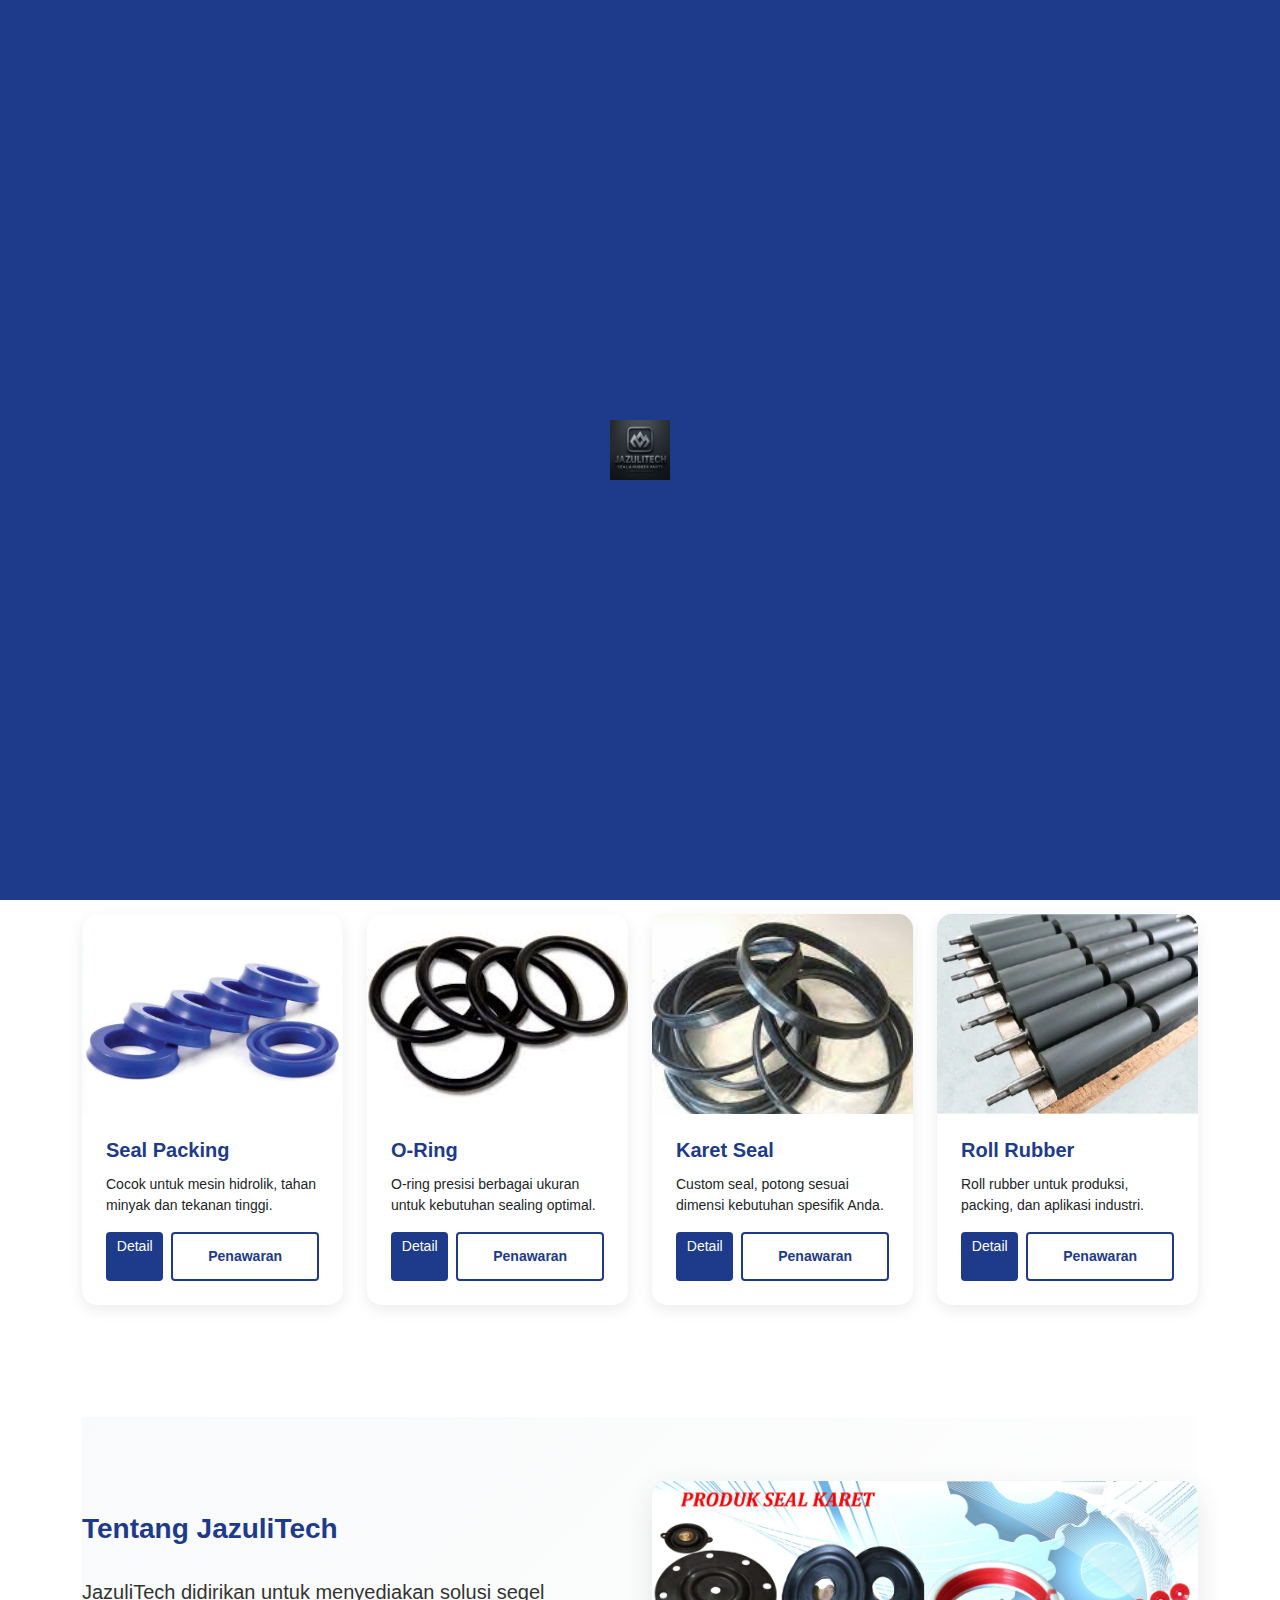
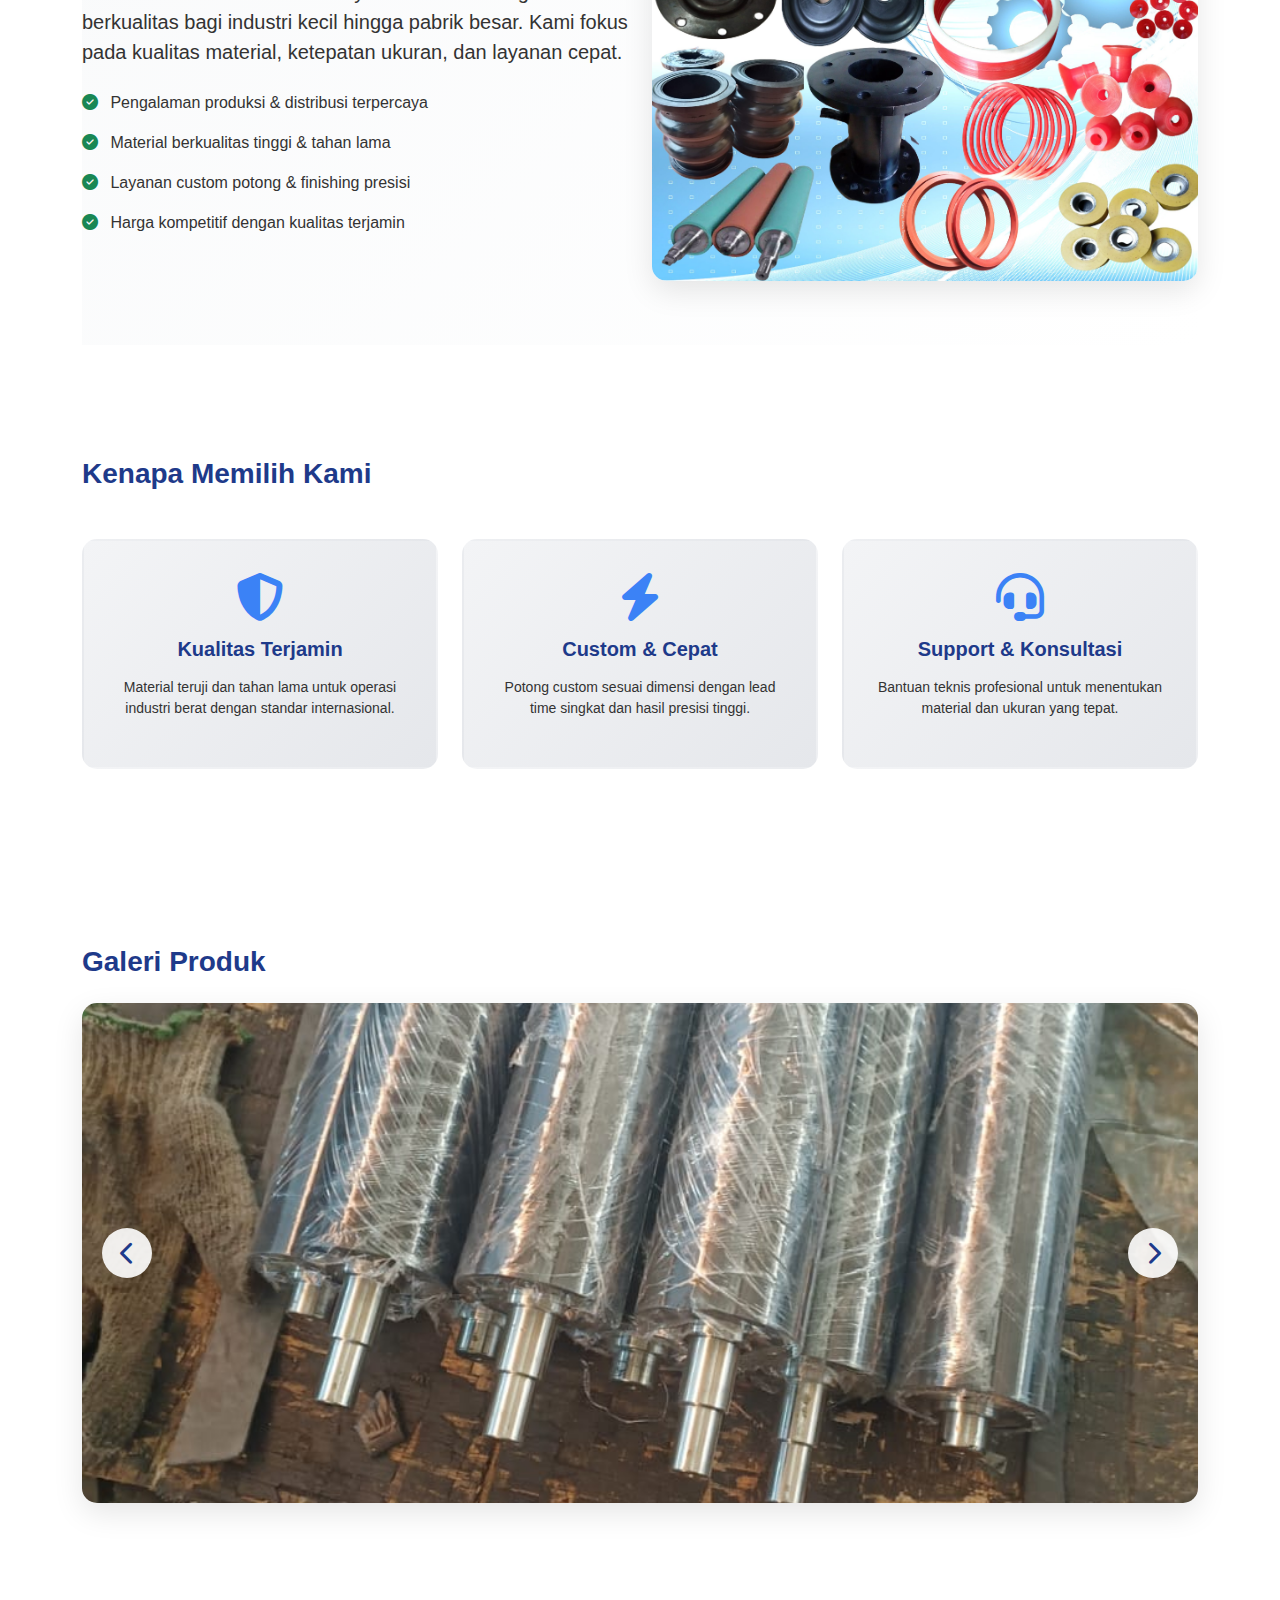
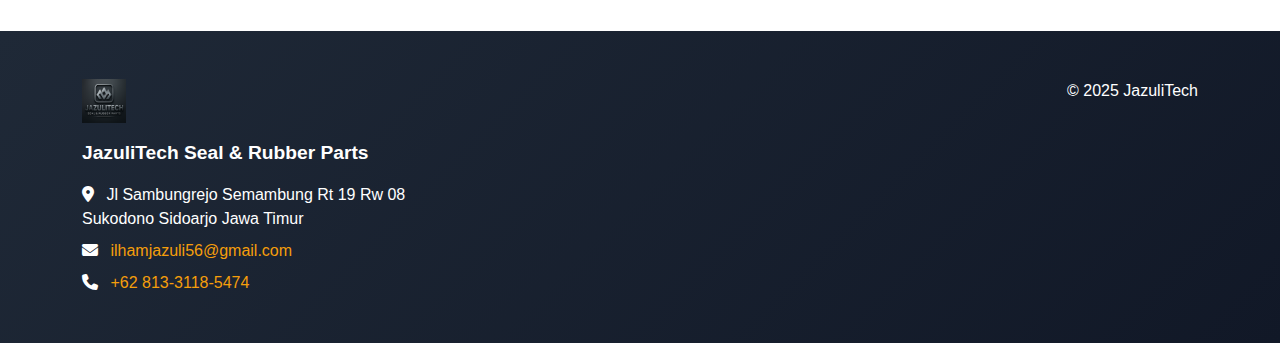
<file: index.html>
<!doctype html>
<html lang="id">
<head>
<meta charset="utf-8"/>
<meta name="viewport" content="width=device-width,initial-scale=1"/>
<title>JazuliTech Seal & Rubber Parts</title>
<link href="https://cdn.jsdelivr.net/npm/bootstrap@5.3.2/dist/css/bootstrap.min.css" rel="stylesheet">
<link rel="stylesheet" href="https://cdnjs.cloudflare.com/ajax/libs/font-awesome/6.4.0/css/all.min.css">
<style>
:root {
  --primary: #1e3a8a;
  --secondary: #3b82f6;
  --accent: #f59e0b;
  --dark: #1f2937;
  --light: #f3f4f6;
}

* {
  margin: 0;
  padding: 0;
  box-sizing: border-box;
}

body {
  font-family: 'Segoe UI', Tahoma, Geneva, Verdana, sans-serif;
  background: #fff;
  color: #333;
  overflow-x: hidden;
}

/* Preloader */
#preloader {
  position: fixed;
  top: 0;
  left: 0;
  width: 100%;
  height: 100%;
  background: var(--primary);
  display: flex;
  align-items: center;
  justify-content: center;
  z-index: 9999;
  transition: opacity 0.5s;
}

.loader {
  text-align: center;
}

.loader img {
  height: 60px;
  animation: pulse 1.5s ease-in-out infinite;
}

@keyframes pulse {
  0%, 100% { transform: scale(1); opacity: 1; }
  50% { transform: scale(1.1); opacity: 0.8; }
}

/* Navbar */
.navbar {
  background: linear-gradient(135deg, var(--primary) 0%, var(--secondary) 100%);
  padding: 1rem 0;
  box-shadow: 0 2px 10px rgba(0,0,0,0.1);
  position: sticky;
  top: 0;
  z-index: 1000;
}

.navbar-brand {
  display: flex;
  align-items: center;
  gap: 1rem;
}

.logo-img {
  height: 48px;
  transition: transform 0.3s;
}

.navbar-brand:hover .logo-img {
  transform: rotate(360deg);
}

.brand-title {
  font-size: 1.5rem;
  font-weight: bold;
  color: white;
}

.brand-sub {
  font-size: 0.85rem;
  color: rgba(255,255,255,0.9);
}

.nav-link {
  color: white !important;
  font-weight: 500;
  padding: 0.5rem 1rem !important;
  transition: all 0.3s;
  position: relative;
}

.nav-link:hover {
  color: var(--accent) !important;
  transform: translateY(-2px);
}

.nav-link::after {
  content: '';
  position: absolute;
  bottom: 0;
  left: 50%;
  width: 0;
  height: 2px;
  background: var(--accent);
  transition: all 0.3s;
  transform: translateX(-50%);
}

.nav-link:hover::after {
  width: 80%;
}

/* Hero Slider */
.hero-slider {
  position: relative;
  height: 600px;
  overflow: hidden;
}

.hero-slide {
  position: absolute;
  top: 0;
  left: 0;
  width: 100%;
  height: 100%;
  opacity: 0;
  transition: opacity 1s ease-in-out;
  background-size: cover;
  background-position: center;
}

.hero-slide.active {
  opacity: 1;
}

.hero-overlay {
  position: absolute;
  top: 0;
  left: 0;
  width: 100%;
  height: 100%;
  background: linear-gradient(135deg, rgba(30, 58, 138, 0.6) 0%, rgba(59, 130, 246, 0.5) 100%);
}

.hero-content {
  position: relative;
  z-index: 2;
  height: 100%;
  display: flex;
  align-items: center;
}

.hero-title {
  font-size: 3rem;
  font-weight: bold;
  color: white;
  margin-bottom: 1.5rem;
  animation: fadeInUp 1s ease-out;
}

.hero-sub {
  font-size: 1.25rem;
  color: rgba(255,255,255,0.95);
  margin-bottom: 2rem;
  animation: fadeInUp 1s ease-out 0.2s;
  animation-fill-mode: backwards;
}

@keyframes fadeInUp {
  from {
    opacity: 0;
    transform: translateY(30px);
  }
  to {
    opacity: 1;
    transform: translateY(0);
  }
}

.btn-primary {
  background: var(--accent);
  border: none;
  padding: 0.75rem 2rem;
  font-weight: 600;
  transition: all 0.3s;
}

.btn-primary:hover {
  background: #d97706;
  transform: translateY(-2px);
  box-shadow: 0 5px 15px rgba(245, 158, 11, 0.4);
}

.btn-outline-light {
  border: 2px solid white;
  padding: 0.75rem 2rem;
  font-weight: 600;
  transition: all 0.3s;
}

.btn-outline-light:hover {
  background: white;
  color: var(--primary);
  transform: translateY(-2px);
}

/* Slider Controls */
.slider-controls {
  position: absolute;
  bottom: 30px;
  left: 50%;
  transform: translateX(-50%);
  z-index: 3;
  display: flex;
  gap: 10px;
}

.slider-dot {
  width: 12px;
  height: 12px;
  border-radius: 50%;
  background: rgba(255,255,255,0.5);
  border: 2px solid white;
  cursor: pointer;
  transition: all 0.3s;
}

.slider-dot.active {
  background: white;
  transform: scale(1.2);
}

/* Section Styling */
section {
  padding: 4rem 0;
}

section h2, section h3 {
  color: var(--primary);
  font-weight: bold;
  margin-bottom: 2rem;
  position: relative;
  display: inline-block;
}

section h2::after {
  content: '';
  position: absolute;
  bottom: -10px;
  left: 0;
  width: 60px;
  height: 4px;
  background: var(--accent);
  border-radius: 2px;
}

/* Product Cards */
.card {
  border: none;
  border-radius: 15px;
  overflow: hidden;
  transition: all 0.4s;
  box-shadow: 0 5px 15px rgba(0,0,0,0.08);
  background: white;
}

.card:hover {
  transform: translateY(-10px);
  box-shadow: 0 15px 30px rgba(0,0,0,0.15);
}

.card-img-top {
  height: 200px;
  object-fit: cover;
  transition: transform 0.4s;
}

.card:hover .card-img-top {
  transform: scale(1.1);
}

.card-body {
  padding: 1.5rem;
}

.card-title {
  color: var(--primary);
  font-weight: bold;
  margin-bottom: 0.75rem;
}

.btn-dark {
  background: var(--primary);
  border: none;
  transition: all 0.3s;
}

.btn-dark:hover {
  background: var(--secondary);
  transform: scale(1.05);
}

.btn-outline-light {
  border-color: var(--primary);
  color: var(--primary);
}

.btn-outline-light:hover {
  background: var(--primary);
  color: white;
}

/* Feature Cards */
.feature-card {
  background: linear-gradient(135deg, #f3f4f6 0%, #e5e7eb 100%);
  padding: 2rem;
  border-radius: 15px;
  text-align: center;
  transition: all 0.4s;
  border: 2px solid transparent;
}

.feature-card:hover {
  background: white;
  border-color: var(--secondary);
  transform: translateY(-5px);
  box-shadow: 0 10px 25px rgba(59, 130, 246, 0.2);
}

.feature-card h5 {
  color: var(--primary);
  font-weight: bold;
  margin-bottom: 1rem;
}

.feature-card i {
  font-size: 3rem;
  color: var(--secondary);
  margin-bottom: 1rem;
}

/* About Section */
#about {
  background: linear-gradient(135deg, #f9fafb 0%, #ffffff 100%);
}

.img-rounded {
  border-radius: 15px;
  box-shadow: 0 10px 30px rgba(0,0,0,0.1);
  object-fit: cover;
}

/* Gallery Slider */
.gallery-slider {
  position: relative;
  overflow: hidden;
  border-radius: 15px;
  box-shadow: 0 10px 30px rgba(0,0,0,0.1);
}

.gallery-track {
  display: flex;
  transition: transform 0.5s ease;
}

.gallery-slide {
  min-width: 100%;
  height: 500px;
}

.gallery-slide img {
  width: 100%;
  height: 100%;
  object-fit: cover;
}

.gallery-nav {
  position: absolute;
  top: 50%;
  transform: translateY(-50%);
  background: rgba(255,255,255,0.9);
  border: none;
  width: 50px;
  height: 50px;
  border-radius: 50%;
  cursor: pointer;
  transition: all 0.3s;
  display: flex;
  align-items: center;
  justify-content: center;
  font-size: 1.5rem;
  color: var(--primary);
  z-index: 10;
}

.gallery-nav:hover {
  background: white;
  transform: translateY(-50%) scale(1.1);
  box-shadow: 0 5px 15px rgba(0,0,0,0.2);
}

.gallery-nav.prev {
  left: 20px;
}

.gallery-nav.next {
  right: 20px;
}

/* Footer */
footer {
  background: linear-gradient(135deg, var(--dark) 0%, #111827 100%);
  color: white;
  padding: 3rem 0 2rem;
  margin-top: 4rem;
}

footer a {
  color: var(--accent);
  text-decoration: none;
  transition: color 0.3s;
}

footer a:hover {
  color: #fbbf24;
}

/* WhatsApp Float */
.whatsapp-float {
  position: fixed;
  bottom: 30px;
  right: 30px;
  background: #25d366;
  width: 60px;
  height: 60px;
  border-radius: 50%;
  display: flex;
  align-items: center;
  justify-content: center;
  box-shadow: 0 5px 20px rgba(37, 211, 102, 0.5);
  transition: all 0.3s;
  z-index: 1000;
  animation: bounce 2s infinite;
}

.whatsapp-float:hover {
  transform: scale(1.1);
  box-shadow: 0 8px 25px rgba(37, 211, 102, 0.7);
}

@keyframes bounce {
  0%, 100% { transform: translateY(0); }
  50% { transform: translateY(-10px); }
}

/* Responsive */
@media (max-width: 768px) {
  .hero-title {
    font-size: 2rem;
  }
  
  .hero-sub {
    font-size: 1rem;
  }
  
  .hero-slider {
    height: 500px;
  }
  
  .gallery-slide {
    height: 300px;
  }
}
</style>
</head>
<body>
  <div id="preloader">
    <div class="loader">
      <img src="images/logo.png" alt="logo">
    </div>
  </div>

  <header class="navbar navbar-expand-lg navbar-dark">
    <div class="container">
      <a class="navbar-brand" href="index.html">
        <img src="images/logo.png" class="logo-img" alt="JazuliTech Logo">
        <div>
          <div class="brand-title">JazuliTech</div>
          <small class="brand-sub">Seal & Rubber Parts</small>
        </div>
      </a>
      <button class="navbar-toggler" type="button" data-bs-toggle="collapse" data-bs-target="#navMenu">
        <span class="navbar-toggler-icon"></span>
      </button>
      <div class="collapse navbar-collapse" id="navMenu">
        <ul class="navbar-nav ms-auto">
          <li class="nav-item"><a class="nav-link" href="#produk">Produk</a></li>
          <li class="nav-item"><a class="nav-link" href="#about">Tentang</a></li>
          <li class="nav-item"><a class="nav-link" href="#keunggulan">Keunggulan</a></li>
          <li class="nav-item"><a class="nav-link" href="#gallery">Galeri</a></li>
          <li class="nav-item"><a class="nav-link" href="kontak.html">Kontak</a></li>
        </ul>
      </div>
    </div>
  </header>

  <section class="hero-slider">
    <div class="hero-slide active" style="background-image: url('images/roll_rubber.jpg')">
      <div class="hero-overlay"></div>
      <div class="container hero-content">
        <div class="row align-items-center">
          <div class="col-lg-8">
            <h1 class="hero-title">Solusi Segel Industri — Presisi & Tahan Lama</h1>
            <p class="hero-sub">JazuliTech menyediakan O-ring, seal packing, dan roll rubber berkualitas untuk kebutuhan manufaktur dan perawatan mesin.</p>
            <p>
              <a href="#produk" class="btn btn-primary me-2">Lihat Produk</a>
              <a href="kontak.html" class="btn btn-outline-light">Minta Penawaran</a>
            </p>
          </div>
        </div>
      </div>
    </div>
    <div class="hero-slide" style="background-image: url('images/sealing-product 1.jpg')">
      <div class="hero-overlay"></div>
      <div class="container hero-content">
        <div class="row align-items-center">
          <div class="col-lg-8">
            <h1 class="hero-title">Seal Packing Berkualitas Tinggi</h1>
            <p class="hero-sub">Tahan minyak dan tekanan tinggi untuk aplikasi hidrolik dan pneumatik industri.</p>
            <p>
              <a href="#produk" class="btn btn-primary me-2">Lihat Produk</a>
              <a href="kontak.html" class="btn btn-outline-light">Minta Penawaran</a>
            </p>
          </div>
        </div>
      </div>
    </div>
    <div class="hero-slide" style="background-image: url('images/o ring 2.jpg')">
      <div class="hero-overlay"></div>
      <div class="container hero-content">
        <div class="row align-items-center">
          <div class="col-lg-8">
            <h1 class="hero-title">O-Ring Presisi Berbagai Ukuran</h1>
            <p class="hero-sub">Material berkualitas untuk sealing sempurna pada mesin dan peralatan industri Anda.</p>
            <p>
              <a href="#produk" class="btn btn-primary me-2">Lihat Produk</a>
              <a href="kontak.html" class="btn btn-outline-light">Minta Penawaran</a>
            </p>
          </div>
        </div>
      </div>
    </div>
    <div class="slider-controls">
      <div class="slider-dot active" data-slide="0"></div>
      <div class="slider-dot" data-slide="1"></div>
      <div class="slider-dot" data-slide="2"></div>
    </div>
  </section>

  <main class="container my-5">
    <section id="produk" class="mb-5">
      <div class="d-flex justify-content-between align-items-center mb-4">
        <h2>Produk Kami</h2>
        <a href="produk.html" class="text-muted">Lihat Semua Produk <i class="fas fa-arrow-right"></i></a>
      </div>
      <div class="row g-4">
        <div class="col-md-3 col-sm-6">
          <div class="card h-100">
            <img src="images/seal pack hidrolik.jpg" class="card-img-top" alt="Seal Packing">
            <div class="card-body">
              <h5 class="card-title">Seal Packing</h5>
              <p class="card-text small">Cocok untuk mesin hidrolik, tahan minyak dan tekanan tinggi.</p>
              <div class="d-flex gap-2 flex-wrap">
                <a href="detail.html?id=seal-packing" class="btn btn-dark btn-sm flex-grow-1">Detail</a>
                <button class="btn btn-outline-light btn-sm flex-grow-1" onclick="openQuote('Seal Packing')">Penawaran</button>
              </div>
            </div>
          </div>
        </div>
        <div class="col-md-3 col-sm-6">
          <div class="card h-100">
            <img src="images/O ring.jpg" class="card-img-top" alt="O-Ring">
            <div class="card-body">
              <h5 class="card-title">O-Ring</h5>
              <p class="card-text small">O-ring presisi berbagai ukuran untuk kebutuhan sealing optimal.</p>
              <div class="d-flex gap-2 flex-wrap">
                <a href="detail.html?id=o-ring" class="btn btn-dark btn-sm flex-grow-1">Detail</a>
                <button class="btn btn-outline-light btn-sm flex-grow-1" onclick="openQuote('O-Ring')">Penawaran</button>
              </div>
            </div>
          </div>
        </div>
        <div class="col-md-3 col-sm-6">
          <div class="card h-100">
            <img src="images/rubber seal.jpg" class="card-img-top" alt="Karet Seal">
            <div class="card-body">
              <h5 class="card-title">Karet Seal</h5>
              <p class="card-text small">Custom seal, potong sesuai dimensi kebutuhan spesifik Anda.</p>
              <div class="d-flex gap-2 flex-wrap">
                <a href="detail.html?id=karet-seal-1" class="btn btn-dark btn-sm flex-grow-1">Detail</a>
                <button class="btn btn-outline-light btn-sm flex-grow-1" onclick="openQuote('Karet Seal')">Penawaran</button>
              </div>
            </div>
          </div>
        </div>
        <div class="col-md-3 col-sm-6">
          <div class="card h-100">
            <img src="images/Industrial-rubber.webp" class="card-img-top" alt="Roll Rubber">
            <div class="card-body">
              <h5 class="card-title">Roll Rubber</h5>
              <p class="card-text small">Roll rubber untuk produksi, packing, dan aplikasi industri.</p>
              <div class="d-flex gap-2 flex-wrap">
                <a href="detail.html?id=karet-seal-2" class="btn btn-dark btn-sm flex-grow-1">Detail</a>
                <button class="btn btn-outline-light btn-sm flex-grow-1" onclick="openQuote('Roll Rubber')">Penawaran</button>
              </div>
            </div>
          </div>
        </div>
      </div>
    </section>

    <section id="about" class="mb-5">
      <div class="row align-items-center g-4">
        <div class="col-md-6">
          <h3>Tentang JazuliTech</h3>
          <p class="lead">JazuliTech didirikan untuk menyediakan solusi segel berkualitas bagi industri kecil hingga pabrik besar. Kami fokus pada kualitas material, ketepatan ukuran, dan layanan cepat.</p>
          <ul class="list-unstyled mt-4">
            <li class="mb-3"><i class="fas fa-check-circle text-success me-2"></i> Pengalaman produksi & distribusi terpercaya</li>
            <li class="mb-3"><i class="fas fa-check-circle text-success me-2"></i> Material berkualitas tinggi & tahan lama</li>
            <li class="mb-3"><i class="fas fa-check-circle text-success me-2"></i> Layanan custom potong & finishing presisi</li>
            <li class="mb-3"><i class="fas fa-check-circle text-success me-2"></i> Harga kompetitif dengan kualitas terjamin</li>
          </ul>
        </div>
        <div class="col-md-6 text-center">
          <img src="images/produk seal karet.jpg" alt="Tentang JazuliTech" class="img-fluid img-rounded" style="height: 400px; width: 100%; object-fit: cover;">
        </div>
      </div>
    </section>

    <section id="keunggulan" class="mb-5">
      <h3 class="text-center mb-5">Kenapa Memilih Kami</h3>
      <div class="row g-4">
        <div class="col-md-4">
          <div class="feature-card">
            <i class="fas fa-shield-alt"></i>
            <h5>Kualitas Terjamin</h5>
            <p class="small">Material teruji dan tahan lama untuk operasi industri berat dengan standar internasional.</p>
          </div>
        </div>
        <div class="col-md-4">
          <div class="feature-card">
            <i class="fas fa-bolt"></i>
            <h5>Custom & Cepat</h5>
            <p class="small">Potong custom sesuai dimensi dengan lead time singkat dan hasil presisi tinggi.</p>
          </div>
        </div>
        <div class="col-md-4">
          <div class="feature-card">
            <i class="fas fa-headset"></i>
            <h5>Support & Konsultasi</h5>
            <p class="small">Bantuan teknis profesional untuk menentukan material dan ukuran yang tepat.</p>
          </div>
        </div>
      </div>
    </section>

    <section id="gallery" class="mb-5">
      <h3 class="text-center mb-4">Galeri Produk</h3>
      <div class="gallery-slider">
        <button class="gallery-nav prev" onclick="moveGallery(-1)">
          <i class="fas fa-chevron-left"></i>
        </button>
        <button class="gallery-nav next" onclick="moveGallery(1)">
          <i class="fas fa-chevron-right"></i>
        </button>
        <div class="gallery-track">
          <div class="gallery-slide">
            <img src="images/roll_rubber.jpg" alt="Roll Rubber">
          </div>
          <div class="gallery-slide">
            <img src="images/seal kran.webp" alt="Seal karet kran">
          </div>
          <div class="gallery-slide">
            <img src="images/ring sealO.jpg" alt="O-Ring">
          </div>
          <div class="gallery-slide">
            <img src="images/karet1.jpg" alt="Karet Seal">
          </div>
          <div class="gallery-slide">
            <img src="images/rubber 1.jpeg" alt="Rubber Products">
          </div>
        </div>
      </div>
    </section>
  </main>

  <footer>
    <div class="container">
      <div class="row">
        <div class="col-md-6 mb-4 mb-md-0">
          <img src="images/logo.png" alt="logo" style="height:44px" class="mb-3">
          <div>
            <strong style="font-size: 1.2rem;">JazuliTech Seal & Rubber Parts</strong>
            <p class="mt-3 mb-2">
              <i class="fas fa-map-marker-alt me-2"></i>
              Jl Sambungrejo Semambung Rt 19 Rw 08<br>
              Sukodono Sidoarjo Jawa Timur
            </p>
            <p class="mb-2">
              <i class="fas fa-envelope me-2"></i>
              <a href="mailto:ilhamjazuli56@gmail.com">ilhamjazuli56@gmail.com</a>
            </p>
            <p>
              <i class="fas fa-phone me-2"></i>
              <a href="tel:+6281331185474">+62 813-3118-5474</a>
            </p>
          </div>
        </div>
        <div class="col-md-6 text-md-end">
          <p class="mb-2">&copy; 2025 JazuliTech</p>
        </div>
      </div>
    </div>
  </footer>

  <a class="whatsapp-float" href="https://wa.me/6281331185474" target="_blank" aria-label="Chat via WhatsApp">
    <svg width="32" height="32" viewBox="0 0 24 24" fill="white" xmlns="http://www.w3.org/2000/svg">
      <path d="M17.472 14.382c-.297-.149-1.758-.867-2.03-.967-.273-.099-.471-.148-.67.15-.197.297-.767.966-.94 1.164-.173.199-.347.223-.644.075-.297-.15-1.255-.463-2.39-1.475-.883-.788-1.48-1.761-1.653-2.059-.173-.297-.018-.458.13-.606.134-.133.298-.347.446-.52.149-.174.198-.298.298-.497.099-.198.05-.371-.025-.52-.075-.149-.669-1.612-.916-2.207-.242-.579-.487-.5-.669-.51-.173-.008-.371-.01-.57-.01-.198 0-.52.074-.792.372-.272.297-1.04 1.016-1.04 2.479 0 1.462 1.065 2.875 1.213 3.074.149.198 2.096 3.2 5.077 4.487.709.306 1.262.489 1.694.625.712.227 1.36.195 1.871.118.571-.085 1.758-.719 2.006-1.413.248-.694.248-1.289.173-1.413-.074-.124-.272-.198-.57-.347m-5.421 7.403h-.004a9.87 9.87 0 01-5.031-1.378l-.361-.214-3.741.982.998-3.648-.235-.374a9.86 9.86 0 01-1.51-5.26c.001-5.45 4.436-9.884 9.888-9.884 2.64 0 5.122 1.03 6.988 2.898a9.825 9.825 0 012.893 6.994c-.003 5.45-4.437 9.884-9.885 9.884m8.413-18.297A11.815 11.815 0 0012.05 0C5.495 0 .16 5.335.157 11.892c0 2.096.547 4.142 1.588 5.945L.057 24l6.305-1.654a11.882 11.882 0 005.683 1.448h.005c6.554 0 11.89-5.335 11.893-11.893a11.821 11.821 0 00-3.48-8.413Z"/>
    </svg>
  </a>

  <script src="https://cdn.jsdelivr.net/npm/bootstrap@5.3.2/dist/js/bootstrap.bundle.min.js"></script>
  <script>
    // Preloader
    window.addEventListener('load', function() {
      setTimeout(() => {
        document.getElementById('preloader').style.opacity = '0';
        setTimeout(() => {
          document.getElementById('preloader').style.display = 'none';
        }, 500);
      }, 1000);
    });

    // Hero Slider
    let currentSlide = 0;
    const slides = document.querySelectorAll('.hero-slide');
    const dots = document.querySelectorAll('.slider-dot');

    function showSlide(n) {
      slides[currentSlide].classList.remove('active');
      dots[currentSlide].classList.remove('active');
      
      currentSlide = (n + slides.length) % slides.length;
      
      slides[currentSlide].classList.add('active');
      dots[currentSlide].classList.add('active');
    }

    function nextSlide() {
      showSlide(currentSlide + 1);
    }

    // Auto advance slides
    setInterval(nextSlide, 5000);

    // Dot navigation
    dots.forEach((dot, index) => {
      dot.addEventListener('click', () => {
        showSlide(index);
      });
    });

    // Gallery Slider
    let galleryIndex = 0;
    const galleryTrack = document.querySelector('.gallery-track');
    const gallerySlides = document.querySelectorAll('.gallery-slide');

    function moveGallery(direction) {
      galleryIndex += direction;
      
      if (galleryIndex < 0) {
        galleryIndex = gallerySlides.length - 1;
      } else if (galleryIndex >= gallerySlides.length) {
        galleryIndex = 0;
      }
      
      galleryTrack.style.transform = `translateX(-${galleryIndex * 100}%)`;
    }

    // Auto advance gallery
    setInterval(() => {
      moveGallery(1);
    }, 4000);

    // Quote function
    function openQuote(productName) {
      const message = `Halo, saya tertarik dengan produk ${productName}. Bisakah saya mendapatkan penawaran harga?`;
      const whatsappUrl = `https://wa.me/6281331185474?text=${encodeURIComponent(message)}`;
      window.open(whatsappUrl, '_blank');
    }

    // Smooth scroll
    document.querySelectorAll('a[href^="#"]').forEach(anchor => {
      anchor.addEventListener('click', function (e) {
        e.preventDefault();
        const target = document.querySelector(this.getAttribute('href'));
        if (target) {
          target.scrollIntoView({
            behavior: 'smooth',
            block: 'start'
          });
        }
      });
    });

    // Navbar background on scroll
    const navbar = document.querySelector('.navbar');
    window.addEventListener('scroll', () => {
      if (window.scrollY > 50) {
        navbar.style.boxShadow = '0 5px 20px rgba(0,0,0,0.2)';
      } else {
        navbar.style.boxShadow = '0 2px 10px rgba(0,0,0,0.1)';
      }
    });
  </script>
</file>
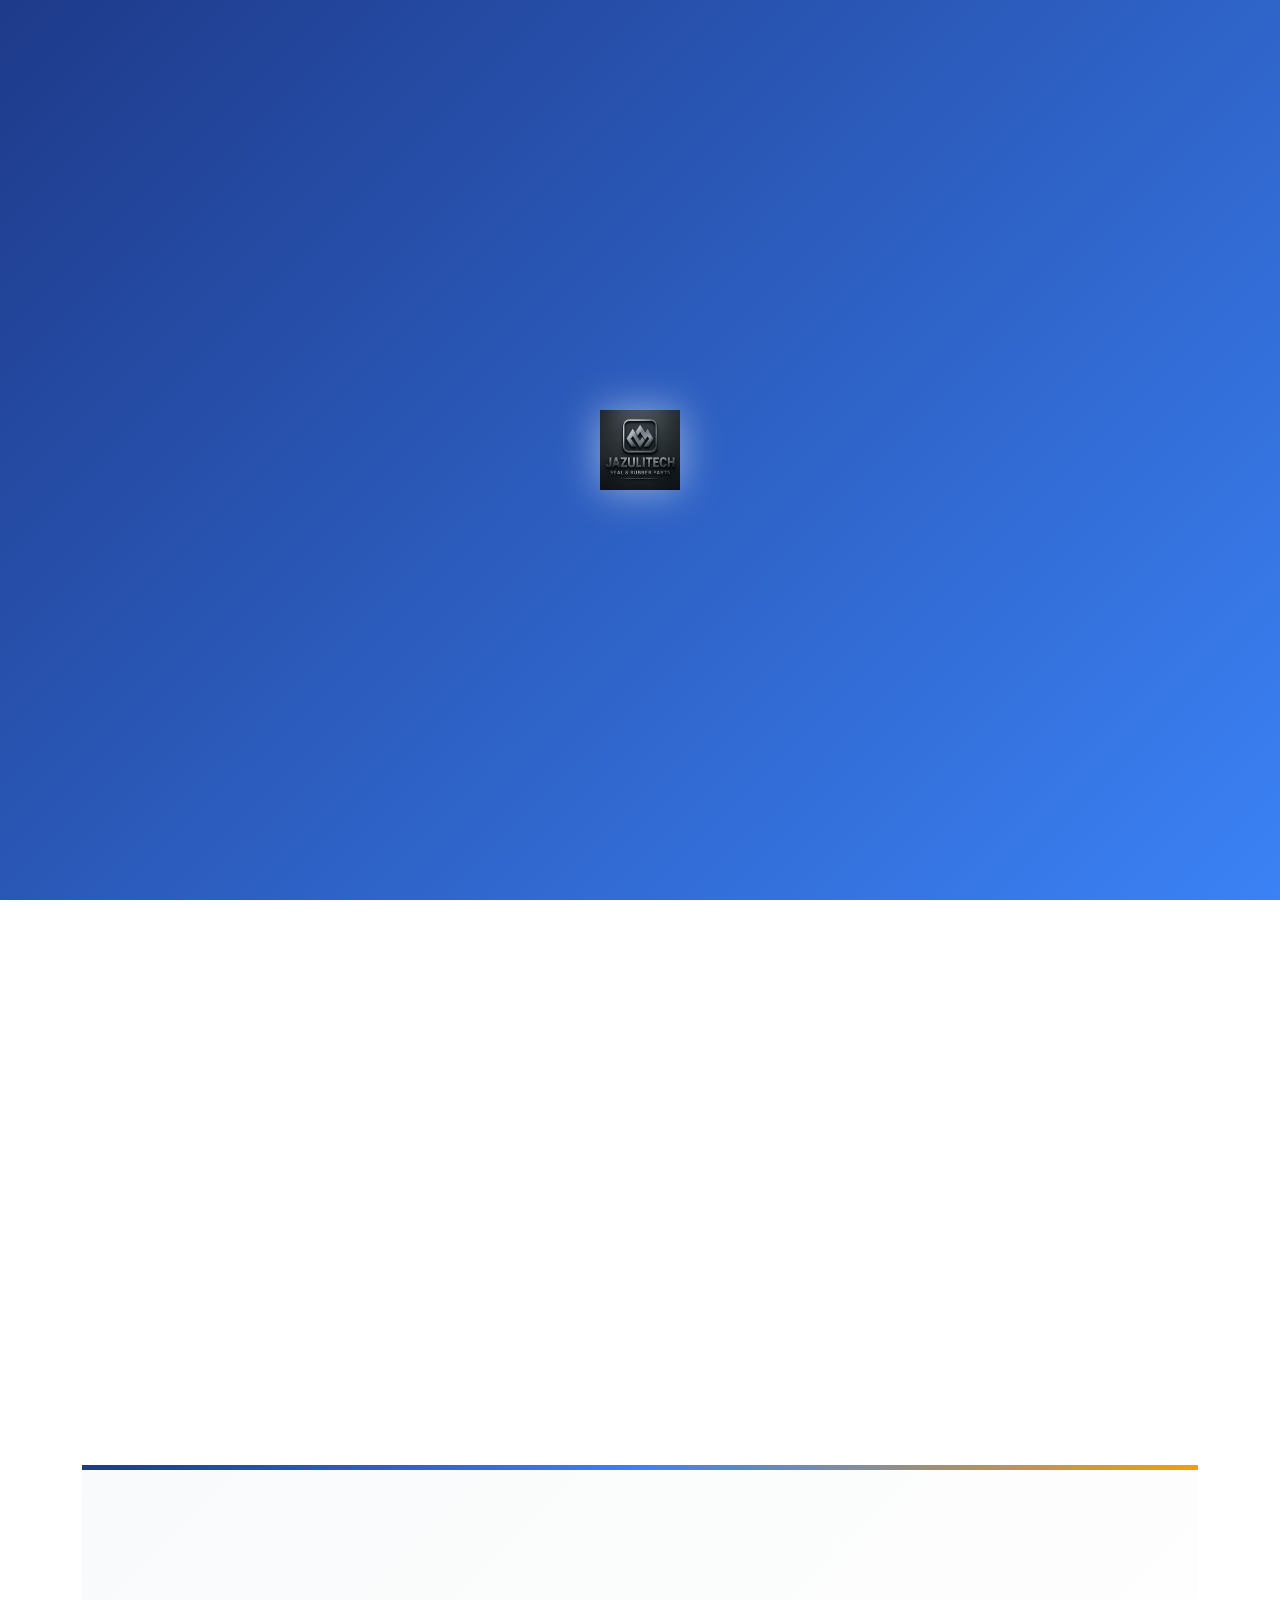
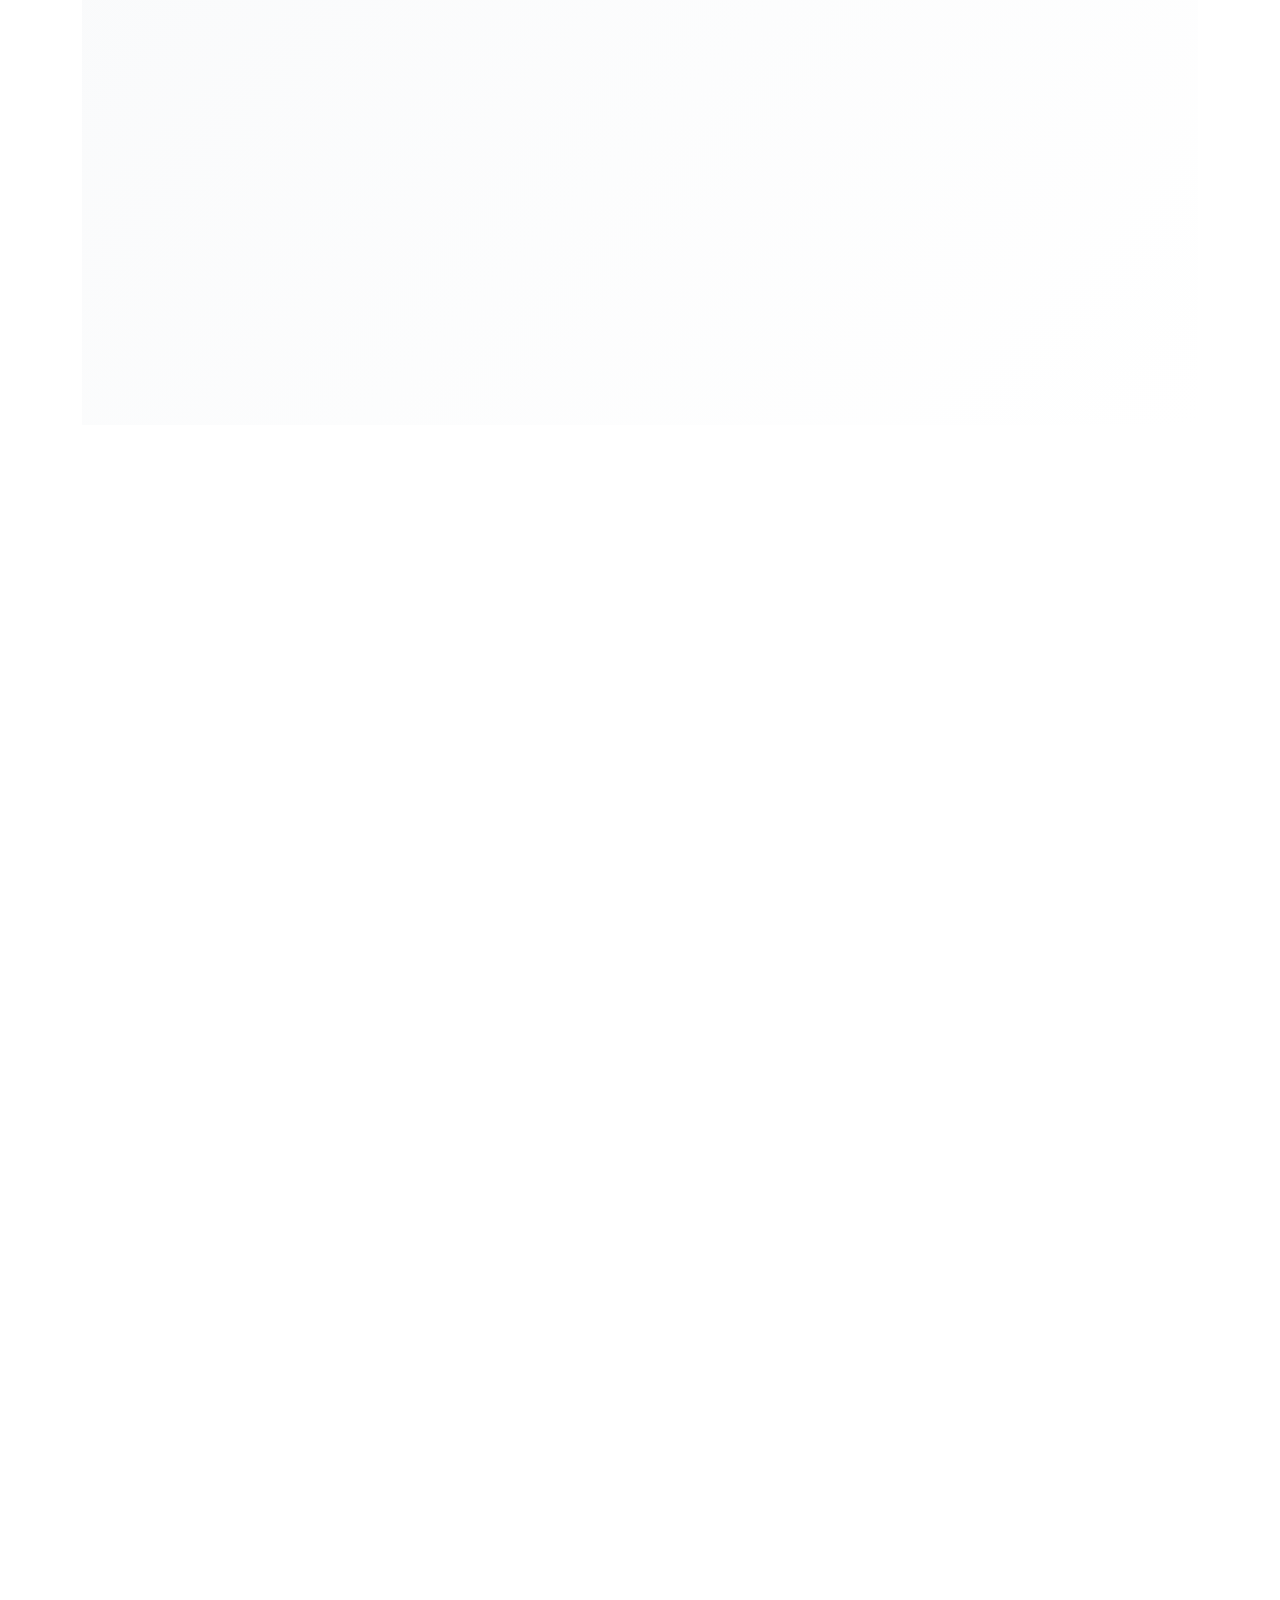
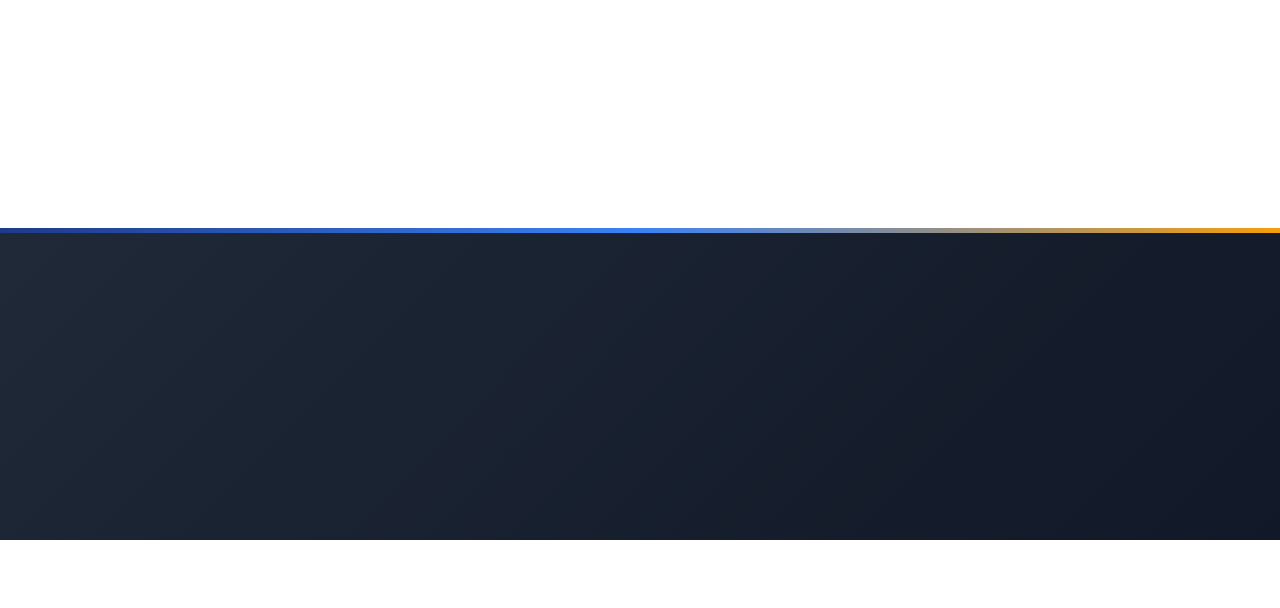
<file: cobaindex.html>
<!doctype html>
<html lang="id">
<head>
<meta charset="utf-8"/>
<meta name="viewport" content="width=device-width,initial-scale=1"/>
<title>JazuliTech Seal & Rubber Parts</title>
<link href="https://cdn.jsdelivr.net/npm/bootstrap@5.3.2/dist/css/bootstrap.min.css" rel="stylesheet">
<link rel="stylesheet" href="https://cdnjs.cloudflare.com/ajax/libs/font-awesome/6.4.0/css/all.min.css">
<link href="https://unpkg.com/aos@2.3.1/dist/aos.css" rel="stylesheet">
<style>
:root {
  --primary: #1e3a8a;
  --secondary: #3b82f6;
  --accent: #f59e0b;
  --dark: #1f2937;
  --light: #f3f4f6;
  --gradient-1: linear-gradient(135deg, #667eea 0%, #764ba2 100%);
  --gradient-2: linear-gradient(135deg, #f093fb 0%, #f5576c 100%);
  --gradient-3: linear-gradient(135deg, #4facfe 0%, #00f2fe 100%);
}

* {
  margin: 0;
  padding: 0;
  box-sizing: border-box;
}

body {
  font-family: 'Segoe UI', Tahoma, Geneva, Verdana, sans-serif;
  background: #fff;
  color: #333;
  overflow-x: hidden;
  scroll-behavior: smooth;
}

/* Preloader */
#preloader {
  position: fixed;
  top: 0;
  left: 0;
  width: 100%;
  height: 100%;
  background: linear-gradient(135deg, var(--primary) 0%, var(--secondary) 100%);
  display: flex;
  align-items: center;
  justify-content: center;
  z-index: 9999;
  transition: opacity 0.5s;
}

.loader {
  text-align: center;
}

.loader img {
  height: 80px;
  animation: pulse 1.5s ease-in-out infinite;
  filter: drop-shadow(0 0 20px rgba(255,255,255,0.5));
}

@keyframes pulse {
  0%, 100% { transform: scale(1); opacity: 1; }
  50% { transform: scale(1.15); opacity: 0.8; }
}

/* Navbar */
.navbar {
  background: linear-gradient(135deg, var(--primary) 0%, var(--secondary) 100%);
  padding: 1rem 0;
  box-shadow: 0 2px 10px rgba(0,0,0,0.1);
  position: sticky;
  top: 0;
  z-index: 1000;
  backdrop-filter: blur(10px);
}

.navbar-brand {
  display: flex;
  align-items: center;
  gap: 1rem;
}

.logo-img {
  height: 48px;
  transition: transform 0.6s cubic-bezier(0.68, -0.55, 0.265, 1.55);
  filter: drop-shadow(0 2px 5px rgba(0,0,0,0.2));
}

.navbar-brand:hover .logo-img {
  transform: rotate(360deg) scale(1.1);
}

.brand-title {
  font-size: 1.5rem;
  font-weight: bold;
  color: white;
  text-shadow: 2px 2px 4px rgba(0,0,0,0.2);
}

.brand-sub {
  font-size: 0.85rem;
  color: rgba(255,255,255,0.9);
}

.nav-link {
  color: white !important;
  font-weight: 500;
  padding: 0.5rem 1rem !important;
  transition: all 0.3s;
  position: relative;
}

.nav-link:hover {
  color: var(--accent) !important;
  transform: translateY(-2px);
}

.nav-link::after {
  content: '';
  position: absolute;
  bottom: 0;
  left: 50%;
  width: 0;
  height: 3px;
  background: var(--accent);
  transition: all 0.3s;
  transform: translateX(-50%);
  border-radius: 2px;
}

.nav-link:hover::after {
  width: 80%;
}

/* Hero Slider */
.hero-slider {
  position: relative;
  height: 600px;
  overflow: hidden;
}

.hero-slide {
  position: absolute;
  top: 0;
  left: 0;
  width: 100%;
  height: 100%;
  opacity: 0;
  transition: opacity 1s ease-in-out;
  background-size: cover;
  background-position: center;
}

.hero-slide.active {
  opacity: 1;
  animation: kenBurns 10s ease-out;
}

@keyframes kenBurns {
  0% {
    transform: scale(1);
  }
  100% {
    transform: scale(1.1);
  }
}

.hero-overlay {
  position: absolute;
  top: 0;
  left: 0;
  width: 100%;
  height: 100%;
  background: linear-gradient(135deg, rgba(30, 58, 138, 0.7) 0%, rgba(59, 130, 246, 0.6) 100%);
}

.hero-content {
  position: relative;
  z-index: 2;
  height: 100%;
  display: flex;
  align-items: center;
}

.hero-title {
  font-size: 3rem;
  font-weight: bold;
  color: white;
  margin-bottom: 1.5rem;
  animation: fadeInUp 1s ease-out;
  text-shadow: 3px 3px 6px rgba(0,0,0,0.3);
}

.hero-sub {
  font-size: 1.25rem;
  color: rgba(255,255,255,0.95);
  margin-bottom: 2rem;
  animation: fadeInUp 1s ease-out 0.2s;
  animation-fill-mode: backwards;
  text-shadow: 2px 2px 4px rgba(0,0,0,0.2);
}

@keyframes fadeInUp {
  from {
    opacity: 0;
    transform: translateY(30px);
  }
  to {
    opacity: 1;
    transform: translateY(0);
  }
}

.btn-primary {
  background: var(--accent);
  border: none;
  padding: 0.75rem 2rem;
  font-weight: 600;
  transition: all 0.3s;
  border-radius: 50px;
  box-shadow: 0 4px 15px rgba(245, 158, 11, 0.4);
}

.btn-primary:hover {
  background: #d97706;
  transform: translateY(-3px);
  box-shadow: 0 8px 20px rgba(245, 158, 11, 0.6);
}

.btn-outline-light {
  border: 2px solid white;
  padding: 0.75rem 2rem;
  font-weight: 600;
  transition: all 0.3s;
  border-radius: 50px;
}

.btn-outline-light:hover {
  background: white;
  color: var(--primary);
  transform: translateY(-3px);
  box-shadow: 0 8px 20px rgba(255, 255, 255, 0.3);
}

/* Slider Controls */
.slider-controls {
  position: absolute;
  bottom: 30px;
  left: 50%;
  transform: translateX(-50%);
  z-index: 3;
  display: flex;
  gap: 10px;
}

.slider-dot {
  width: 12px;
  height: 12px;
  border-radius: 50%;
  background: rgba(255,255,255,0.5);
  border: 2px solid white;
  cursor: pointer;
  transition: all 0.3s;
}

.slider-dot.active {
  background: white;
  transform: scale(1.3);
  box-shadow: 0 0 10px rgba(255,255,255,0.8);
}

/* Section Styling */
section {
  padding: 5rem 0;
}

section h2, section h3 {
  color: var(--primary);
  font-weight: bold;
  margin-bottom: 3rem;
  position: relative;
  display: inline-block;
}

section h2::after, section h3::after {
  content: '';
  position: absolute;
  bottom: -10px;
  left: 0;
  width: 60px;
  height: 4px;
  background: linear-gradient(90deg, var(--accent), var(--secondary));
  border-radius: 2px;
}

/* Product Cards */
.card {
  border: none;
  border-radius: 20px;
  overflow: hidden;
  transition: all 0.5s cubic-bezier(0.175, 0.885, 0.32, 1.275);
  box-shadow: 0 5px 15px rgba(0,0,0,0.08);
  background: white;
  position: relative;
}

.card::before {
  content: '';
  position: absolute;
  top: 0;
  left: 0;
  right: 0;
  bottom: 0;
  background: linear-gradient(135deg, rgba(59, 130, 246, 0.1) 0%, rgba(245, 158, 11, 0.1) 100%);
  opacity: 0;
  transition: opacity 0.5s;
  z-index: 1;
}

.card:hover::before {
  opacity: 1;
}

.card:hover {
  transform: translateY(-15px) scale(1.02);
  box-shadow: 0 20px 40px rgba(59, 130, 246, 0.3);
}

.card-img-top {
  height: 200px;
  object-fit: cover;
  transition: transform 0.6s ease;
}

.card:hover .card-img-top {
  transform: scale(1.15) rotate(2deg);
}

.card-body {
  padding: 1.5rem;
  position: relative;
  z-index: 2;
}

.card-title {
  color: var(--primary);
  font-weight: bold;
  margin-bottom: 0.75rem;
}

.btn-dark {
  background: var(--primary);
  border: none;
  transition: all 0.3s;
  border-radius: 10px;
}

.btn-dark:hover {
  background: var(--secondary);
  transform: scale(1.05);
  box-shadow: 0 5px 15px rgba(59, 130, 246, 0.4);
}

.btn-outline-light {
  border-color: var(--primary);
  color: var(--primary);
  border-radius: 10px;
}

.btn-outline-light:hover {
  background: var(--primary);
  color: white;
}

/* Feature Cards */
.feature-card {
  background: white;
  padding: 2.5rem;
  border-radius: 20px;
  text-align: center;
  transition: all 0.4s;
  border: 2px solid transparent;
  box-shadow: 0 5px 20px rgba(0,0,0,0.08);
  position: relative;
  overflow: hidden;
}

.feature-card::before {
  content: '';
  position: absolute;
  top: 0;
  left: -100%;
  width: 100%;
  height: 100%;
  background: linear-gradient(90deg, transparent, rgba(59, 130, 246, 0.1), transparent);
  transition: left 0.5s;
}

.feature-card:hover::before {
  left: 100%;
}

.feature-card:hover {
  background: linear-gradient(135deg, #f3f4f6 0%, #ffffff 100%);
  border-color: var(--secondary);
  transform: translateY(-10px);
  box-shadow: 0 15px 35px rgba(59, 130, 246, 0.3);
}

.feature-card h5 {
  color: var(--primary);
  font-weight: bold;
  margin-bottom: 1rem;
}

.feature-card i {
  font-size: 3.5rem;
  color: var(--secondary);
  margin-bottom: 1.5rem;
  transition: all 0.4s;
}

.feature-card:hover i {
  transform: scale(1.2) rotateY(360deg);
  color: var(--accent);
}

/* About Section */
#about {
  background: linear-gradient(135deg, #f9fafb 0%, #ffffff 100%);
  position: relative;
}

#about::before {
  content: '';
  position: absolute;
  top: 0;
  left: 0;
  right: 0;
  height: 5px;
  background: linear-gradient(90deg, var(--primary), var(--secondary), var(--accent));
}

.img-rounded {
  border-radius: 20px;
  box-shadow: 0 15px 40px rgba(0,0,0,0.15);
  object-fit: cover;
  transition: transform 0.5s;
}

.img-rounded:hover {
  transform: scale(1.05) rotate(-2deg);
}

/* Gallery Slider */
.gallery-slider {
  position: relative;
  overflow: hidden;
  border-radius: 20px;
  box-shadow: 0 15px 40px rgba(0,0,0,0.15);
}

.gallery-track {
  display: flex;
  transition: transform 0.5s ease;
}

.gallery-slide {
  min-width: 100%;
  height: 500px;
  position: relative;
}

.gallery-slide::after {
  content: '';
  position: absolute;
  bottom: 0;
  left: 0;
  right: 0;
  height: 100px;
  background: linear-gradient(to top, rgba(0,0,0,0.3), transparent);
}

.gallery-slide img {
  width: 100%;
  height: 100%;
  object-fit: cover;
}

.gallery-nav {
  position: absolute;
  top: 50%;
  transform: translateY(-50%);
  background: rgba(255,255,255,0.95);
  border: none;
  width: 50px;
  height: 50px;
  border-radius: 50%;
  cursor: pointer;
  transition: all 0.3s;
  display: flex;
  align-items: center;
  justify-content: center;
  font-size: 1.5rem;
  color: var(--primary);
  z-index: 10;
}

.gallery-nav:hover {
  background: white;
  transform: translateY(-50%) scale(1.15);
  box-shadow: 0 5px 20px rgba(0,0,0,0.3);
  color: var(--secondary);
}

.gallery-nav.prev {
  left: 20px;
}

.gallery-nav.next {
  right: 20px;
}

/* Footer */
footer {
  background: linear-gradient(135deg, var(--dark) 0%, #111827 100%);
  color: white;
  padding: 3rem 0 2rem;
  margin-top: 4rem;
  position: relative;
}

footer::before {
  content: '';
  position: absolute;
  top: 0;
  left: 0;
  right: 0;
  height: 5px;
  background: linear-gradient(90deg, var(--primary), var(--secondary), var(--accent));
}

footer a {
  color: var(--accent);
  text-decoration: none;
  transition: color 0.3s;
}

footer a:hover {
  color: #fbbf24;
  text-decoration: underline;
}

/* WhatsApp Float */
.whatsapp-float {
  position: fixed;
  bottom: 30px;
  right: 30px;
  background: linear-gradient(135deg, #25d366 0%, #20b858 100%);
  width: 65px;
  height: 65px;
  border-radius: 50%;
  display: flex;
  align-items: center;
  justify-content: center;
  box-shadow: 0 8px 25px rgba(37, 211, 102, 0.5);
  transition: all 0.3s;
  z-index: 1000;
  animation: bounce 2s infinite;
}

.whatsapp-float:hover {
  transform: scale(1.15);
  box-shadow: 0 12px 35px rgba(37, 211, 102, 0.7);
  animation: none;
}

@keyframes bounce {
  0%, 100% { transform: translateY(0); }
  50% { transform: translateY(-12px); }
}

/* Responsive */
@media (max-width: 768px) {
  .hero-title {
    font-size: 2rem;
  }
  
  .hero-sub {
    font-size: 1rem;
  }
  
  .hero-slider {
    height: 500px;
  }
  
  .gallery-slide {
    height: 300px;
  }
  
  section {
    padding: 3rem 0;
  }
}

/* Additional animations for scroll */
.fade-in {
  opacity: 0;
  animation: fadeIn 1s forwards;
}

@keyframes fadeIn {
  to {
    opacity: 1;
  }
}
</style>
</head>
<body>
  <div id="preloader">
    <div class="loader">
      <img src="images/logo.png" alt="logo">
    </div>
  </div>

  <header class="navbar navbar-expand-lg navbar-dark">
    <div class="container">
      <a class="navbar-brand" href="index.html">
        <img src="images/logo.png" class="logo-img" alt="JazuliTech Logo">
        <div>
          <div class="brand-title">JazuliTech</div>
          <small class="brand-sub">Seal & Rubber Parts</small>
        </div>
      </a>
      <button class="navbar-toggler" type="button" data-bs-toggle="collapse" data-bs-target="#navMenu">
        <span class="navbar-toggler-icon"></span>
      </button>
      <div class="collapse navbar-collapse" id="navMenu">
        <ul class="navbar-nav ms-auto">
          <li class="nav-item"><a class="nav-link" href="#produk">Produk</a></li>
          <li class="nav-item"><a class="nav-link" href="#about">Tentang</a></li>
          <li class="nav-item"><a class="nav-link" href="#keunggulan">Keunggulan</a></li>
          <li class="nav-item"><a class="nav-link" href="#gallery">Galeri</a></li>
          <li class="nav-item"><a class="nav-link" href="kontak.html">Kontak</a></li>
        </ul>
      </div>
    </div>
  </header>

  <section class="hero-slider">
    <div class="hero-slide active" style="background-image: url('images/roll_rubber.jpg')">
      <div class="hero-overlay"></div>
      <div class="container hero-content">
        <div class="row align-items-center">
          <div class="col-lg-8">
            <h1 class="hero-title">Solusi Segel Industri — Presisi & Tahan Lama</h1>
            <p class="hero-sub">JazuliTech menyediakan O-ring, seal packing, dan roll rubber berkualitas untuk kebutuhan manufaktur dan perawatan mesin.</p>
            <p>
              <a href="#produk" class="btn btn-primary me-2">Lihat Produk</a>
              <a href="kontak.html" class="btn btn-outline-light">Minta Penawaran</a>
            </p>
          </div>
        </div>
      </div>
    </div>
    <div class="hero-slide" style="background-image: url('images/sealing-product 1.jpg')">
      <div class="hero-overlay"></div>
      <div class="container hero-content">
        <div class="row align-items-center">
          <div class="col-lg-8">
            <h1 class="hero-title">Seal Packing Berkualitas Tinggi</h1>
            <p class="hero-sub">Tahan minyak dan tekanan tinggi untuk aplikasi hidrolik dan pneumatik industri.</p>
            <p>
              <a href="#produk" class="btn btn-primary me-2">Lihat Produk</a>
              <a href="kontak.html" class="btn btn-outline-light">Minta Penawaran</a>
            </p>
          </div>
        </div>
      </div>
    </div>
    <div class="hero-slide" style="background-image: url('images/o ring 2.jpg')">
      <div class="hero-overlay"></div>
      <div class="container hero-content">
        <div class="row align-items-center">
          <div class="col-lg-8">
            <h1 class="hero-title">O-Ring Presisi Berbagai Ukuran</h1>
            <p class="hero-sub">Material berkualitas untuk sealing sempurna pada mesin dan peralatan industri Anda.</p>
            <p>
              <a href="#produk" class="btn btn-primary me-2">Lihat Produk</a>
              <a href="kontak.html" class="btn btn-outline-light">Minta Penawaran</a>
            </p>
          </div>
        </div>
      </div>
    </div>
    <div class="slider-controls">
      <div class="slider-dot active" data-slide="0"></div>
      <div class="slider-dot" data-slide="1"></div>
      <div class="slider-dot" data-slide="2"></div>
    </div>
  </section>

  <main class="container my-5">
    <section id="produk" class="mb-5">
      <div class="d-flex justify-content-between align-items-center mb-4" data-aos="fade-up">
        <h2>Produk Kami</h2>
        <a href="produk.html" class="text-muted">Lihat Semua Produk <i class="fas fa-arrow-right"></i></a>
      </div>
      <div class="row g-4">
        <div class="col-md-3 col-sm-6" data-aos="fade-up" data-aos-delay="100">
          <div class="card h-100">
            <img src="images/seal pack hidrolik.jpg" class="card-img-top" alt="Seal Packing">
            <div class="card-body">
              <h5 class="card-title">Seal Packing</h5>
              <p class="card-text small">Cocok untuk mesin hidrolik, tahan minyak dan tekanan tinggi.</p>
              <div class="d-flex gap-2 flex-wrap">
                <a href="detail.html?id=seal-packing" class="btn btn-dark btn-sm flex-grow-1">Detail</a>
                <button class="btn btn-outline-light btn-sm flex-grow-1" onclick="openQuote('Seal Packing')">Penawaran</button>
              </div>
            </div>
          </div>
        </div>
        <div class="col-md-3 col-sm-6" data-aos="fade-up" data-aos-delay="200">
          <div class="card h-100">
            <img src="images/O ring.jpg" class="card-img-top" alt="O-Ring">
            <div class="card-body">
              <h5 class="card-title">O-Ring</h5>
              <p class="card-text small">O-ring presisi berbagai ukuran untuk kebutuhan sealing optimal.</p>
              <div class="d-flex gap-2 flex-wrap">
                <a href="detail.html?id=o-ring" class="btn btn-dark btn-sm flex-grow-1">Detail</a>
                <button class="btn btn-outline-light btn-sm flex-grow-1" onclick="openQuote('O-Ring')">Penawaran</button>
              </div>
            </div>
          </div>
        </div>
        <div class="col-md-3 col-sm-6" data-aos="fade-up" data-aos-delay="300">
          <div class="card h-100">
            <img src="images/rubber seal.jpg" class="card-img-top" alt="Karet Seal">
            <div class="card-body">
              <h5 class="card-title">Karet Seal</h5>
              <p class="card-text small">Custom seal, potong sesuai dimensi kebutuhan spesifik Anda.</p>
              <div class="d-flex gap-2 flex-wrap">
                <a href="detail.html?id=karet-seal-1" class="btn btn-dark btn-sm flex-grow-1">Detail</a>
                <button class="btn btn-outline-light btn-sm flex-grow-1" onclick="openQuote('Karet Seal')">Penawaran</button>
              </div>
            </div>
          </div>
        </div>
        <div class="col-md-3 col-sm-6" data-aos="fade-up" data-aos-delay="400">
          <div class="card h-100">
            <img src="images/Industrial-rubber.webp" class="card-img-top" alt="Roll Rubber">
            <div class="card-body">
              <h5 class="card-title">Roll Rubber</h5>
              <p class="card-text small">Roll rubber untuk produksi, packing, dan aplikasi industri.</p>
              <div class="d-flex gap-2 flex-wrap">
                <a href="detail.html?id=karet-seal-2" class="btn btn-dark btn-sm flex-grow-1">Detail</a>
                <button class="btn btn-outline-light btn-sm flex-grow-1" onclick="openQuote('Roll Rubber')">Penawaran</button>
              </div>
            </div>
          </div>
        </div>
      </div>
    </section>

    <section id="about" class="mb-5">
      <div class="row align-items-center g-4">
        <div class="col-md-6" data-aos="fade-right">
          <h3>Tentang JazuliTech</h3>
          <p class="lead">JazuliTech didirikan untuk menyediakan solusi segel berkualitas bagi industri kecil hingga pabrik besar. Kami fokus pada kualitas material, ketepatan ukuran, dan layanan cepat.</p>
          <ul class="list-unstyled mt-4">
            <li class="mb-3" data-aos="fade-up" data-aos-delay="100"><i class="fas fa-check-circle text-success me-2"></i> Pengalaman produksi & distribusi terpercaya</li>
            <li class="mb-3" data-aos="fade-up" data-aos-delay="200"><i class="fas fa-check-circle text-success me-2"></i> Material berkualitas tinggi & tahan lama</li>
            <li class="mb-3" data-aos="fade-up" data-aos-delay="300"><i class="fas fa-check-circle text-success me-2"></i> Layanan custom potong & finishing presisi</li>
            <li class="mb-3" data-aos="fade-up" data-aos-delay="400"><i class="fas fa-check-circle text-success me-2"></i> Harga kompetitif dengan kualitas terjamin</li>
          </ul>
        </div>
        <div class="col-md-6 text-center" data-aos="fade-left">
          <img src="images/produk seal karet.jpg" alt="Tentang JazuliTech" class="img-fluid img-rounded" style="height: 400px; width: 100%; object-fit: cover;">
        </div>
      </div>
    </section>

    <section id="keunggulan" class="mb-5">
      <h3 class="text-center mb-5" data-aos="fade-up">Kenapa Memilih Kami</h3>
      <div class="row g-4">
        <div class="col-md-4" data-aos="zoom-in" data-aos-delay="100">
          <div class="feature-card">
            <i class="fas fa-shield-alt"></i>
            <h5>Kualitas Terjamin</h5>
            <p class="small">Material teruji dan tahan lama untuk operasi industri berat dengan standar internasional.</p>
          </div>
        </div>
        <div class="col-md-4" data-aos="zoom-in" data-aos-delay="200">
          <div class="feature-card">
            <i class="fas fa-bolt"></i>
            <h5>Custom & Cepat</h5>
            <p class="small">Potong custom sesuai dimensi dengan lead time singkat dan hasil presisi tinggi.</p>
          </div>
        </div>
        <div class="col-md-4" data-aos="zoom-in" data-aos-delay="300">
          <div class="feature-card">
            <i class="fas fa-headset"></i>
            <h5>Support & Konsultasi</h5>
            <p class="small">Bantuan teknis profesional untuk menentukan material dan ukuran yang tepat.</p>
          </div>
        </div>
      </div>
    </section>

    <section id="gallery" class="mb-5">
      <h3 class="text-center mb-4" data-aos="fade-up">Galeri Produk</h3>
      <div class="gallery-slider" data-aos="zoom-in">
        <button class="gallery-nav prev" onclick="moveGallery(-1)">
          <i class="fas fa-chevron-left"></i>
        </button>
        <button class="gallery-nav next" onclick="moveGallery(1)">
          <i class="fas fa-chevron-right"></i>
        </button>
        <div class="gallery-track">
          <div class="gallery-slide">
            <img src="images/roll_rubber.jpg" alt="Roll Rubber">
          </div>
          <div class="gallery-slide">
            <img src="images/seal kran.webp" alt="Seal karet kran">
          </div>
          <div class="gallery-slide">
            <img src="images/ring sealO.jpg" alt="O-Ring">
          </div>
          <div class="gallery-slide">
            <img src="images/karet1.jpg" alt="Karet Seal">
          </div>
          <div class="gallery-slide">
            <img src="images/rubber 1.jpeg" alt="Rubber Products">
          </div>
        </div>
      </div>
    </section>
  </main>

  <footer>
    <div class="container">
      <div class="row">
        <div class="col-md-6 mb-4 mb-md-0" data-aos="fade-up">
          <img src="images/logo.png" alt="logo" style="height:44px" class="mb-3">
          <div>
            <strong style="font-size: 1.2rem;">JazuliTech Seal & Rubber Parts</strong>
            <p class="mt-3 mb-2">
              <i class="fas fa-map-marker-alt me-2"></i>
              Jl Sambungrejo Semambung Rt 19 Rw 08<br>
              Sukodono Sidoarjo Jawa Timur
            </p>
            <p class="mb-2">
              <i class="fas fa-envelope me-2"></i>
              <a href="mailto:ilhamjazuli56@gmail.com">ilhamjazuli56@gmail.com</a>
            </p>
            <p>
              <i class="fas fa-phone me-2"></i>
              <a href="tel:+6281331185474">+62 813-3118-5474</a>
            </p>
          </div>
        </div>
        <div class="col-md-6 text-md-end" data-aos="fade-up" data-aos-delay="100">
          <p class="mb-2">&copy; 2025 JazuliTech</p>
        </div>
      </div>
    </div>
  </footer>

  <a class="whatsapp-float" href="https://wa.me/6281331185474" target="_blank" aria-label="Chat via WhatsApp">
    <svg width="32" height="32" viewBox="0 0 24 24" fill="white" xmlns="http://www.w3.org/2000/svg">
      <path d="M17.472 14.382c-.297-.149-1.758-.867-2.03-.967-.273-.099-.471-.148-.67.15-.197.297-.767.966-.94 1.164-.173.199-.347.223-.644.075-.297-.15-1.255-.463-2.39-1.475-.883-.788-1.48-1.761-1.653-2.059-.173-.297-.018-.458.13-.606.134-.133.298-.347.446-.52.149-.174.198-.298.298-.497.099-.198.05-.371-.025-.52-.075-.149-.669-1.612-.916-2.207-.242-.579-.487-.5-.669-.51-.173-.008-.371-.01-.57-.01-.198 0-.52.074-.792.372-.272.297-1.04 1.016-1.04 2.479 0 1.462 1.065 2.875 1.213 3.074.149.198 2.096 3.2 5.077 4.487.709.306 1.262.489 1.694.625.712.227 1.36.195 1.871.118.571-.085 1.758-.719 2.006-1.413.248-.694.248-1.289.173-1.413-.074-.124-.272-.198-.57-.347m-5.421 7.403h-.004a9.87 9.87 0 01-5.031-1.378l-.361-.214-3.741.982.998-3.648-.235-.374a9.86 9.86 0 01-1.51-5.26c.001-5.45 4.436-9.884 9.888-9.884 2.64 0 5.122 1.03 6.988 2.898a9.825 9.825 0 012.893 6.994c-.003 5.45-4.437 9.884-9.885 9.884m8.413-18.297A11.815 11.815 0 0012.05 0C5.495 0 .16 5.335.157 11.892c0 2.096.547 4.142 1.588 5.945L.057 24l6.305-1.654a11.882 11.882 0 005.683 1.448h.005c6.554 0 11.89-5.335 11.893-11.893a11.821 11.821 0 00-3.48-8.413Z"/>
    </svg>
  </a>

  <script src="https://cdn.jsdelivr.net/npm/bootstrap@5.3.2/dist/js/bootstrap.bundle.min.js"></script>
  <script src="https://unpkg.com/aos@2.3.1/dist/aos.js"></script>
  <script>
    // Initialize AOS
    AOS.init({
      duration: 1000,
      easing: 'ease-in-out',
      once: true,
      mirror: false
    });

    // Preloader
    window.addEventListener('load', function() {
      setTimeout(() => {
        document.getElementById('preloader').style.opacity = '0';
        setTimeout(() => {
          document.getElementById('preloader').style.display = 'none';
        }, 500);
      }, 1000);
    });

    // Hero Slider
    let currentSlide = 0;
    const slides = document.querySelectorAll('.hero-slide');
    const dots = document.querySelectorAll('.slider-dot');

    function showSlide(n) {
      slides[currentSlide].classList.remove('active');
      dots[currentSlide].classList.remove('active');
      
      currentSlide = (n + slides.length) % slides.length;
      
      slides[currentSlide].classList.add('active');
      dots[currentSlide].classList.add('active');
    }

    function nextSlide() {
      showSlide(currentSlide + 1);
    }

    // Auto advance slides
    setInterval(nextSlide, 5000);

    // Dot navigation
    dots.forEach((dot, index) => {
      dot.addEventListener('click', () => {
        showSlide(index);
      });
    });

    // Gallery Slider
    let galleryIndex = 0;
    const galleryTrack = document.querySelector('.gallery-track');
    const gallerySlides = document.querySelectorAll('.gallery-slide');

    function moveGallery(direction) {
      galleryIndex += direction;
      
      if (galleryIndex < 0) {
        galleryIndex = gallerySlides.length - 1;
      } else if (galleryIndex >= gallerySlides.length) {
        galleryIndex = 0;
      }
      
      galleryTrack.style.transform = `translateX(-${galleryIndex * 100}%)`;
    }

    // Auto advance gallery
    setInterval(() => {
      moveGallery(1);
    }, 4000);

    // Quote function
    function openQuote(productName) {
      const message = `Halo, saya tertarik dengan produk ${productName}. Bisakah saya mendapatkan penawaran harga?`;
      const whatsappUrl = `https://wa.me/6281331185474?text=${encodeURIComponent(message)}`;
      window.open(whatsappUrl, '_blank');
    }

    // Smooth scroll
    document.querySelectorAll('a[href^="#"]').forEach(anchor => {
      anchor.addEventListener('click', function (e) {
        e.preventDefault();
        const target = document.querySelector(this.getAttribute('href'));
        if (target) {
          target.scrollIntoView({
            behavior: 'smooth',
            block: 'start'
          });
        }
      });
    });

    // Navbar background on scroll
    const navbar = document.querySelector('.navbar');
    window.addEventListener('scroll', () => {
      if (window.scrollY > 50) {
        navbar.style.boxShadow = '0 5px 20px rgba(0,0,0,0.2)';
      } else {
        navbar.style.boxShadow = '0 2px 10px rgba(0,0,0,0.1)';
      }
    });

    // Parallax effect on scroll
    window.addEventListener('scroll', () => {
      const scrolled = window.pageYOffset;
      const parallax = document.querySelector('.hero-slider');
      if (parallax) {
        parallax.style.transform = `translateY(${scrolled * 0.5}px)`;
      }
    });
  </script>
</body>
</html>
</file>
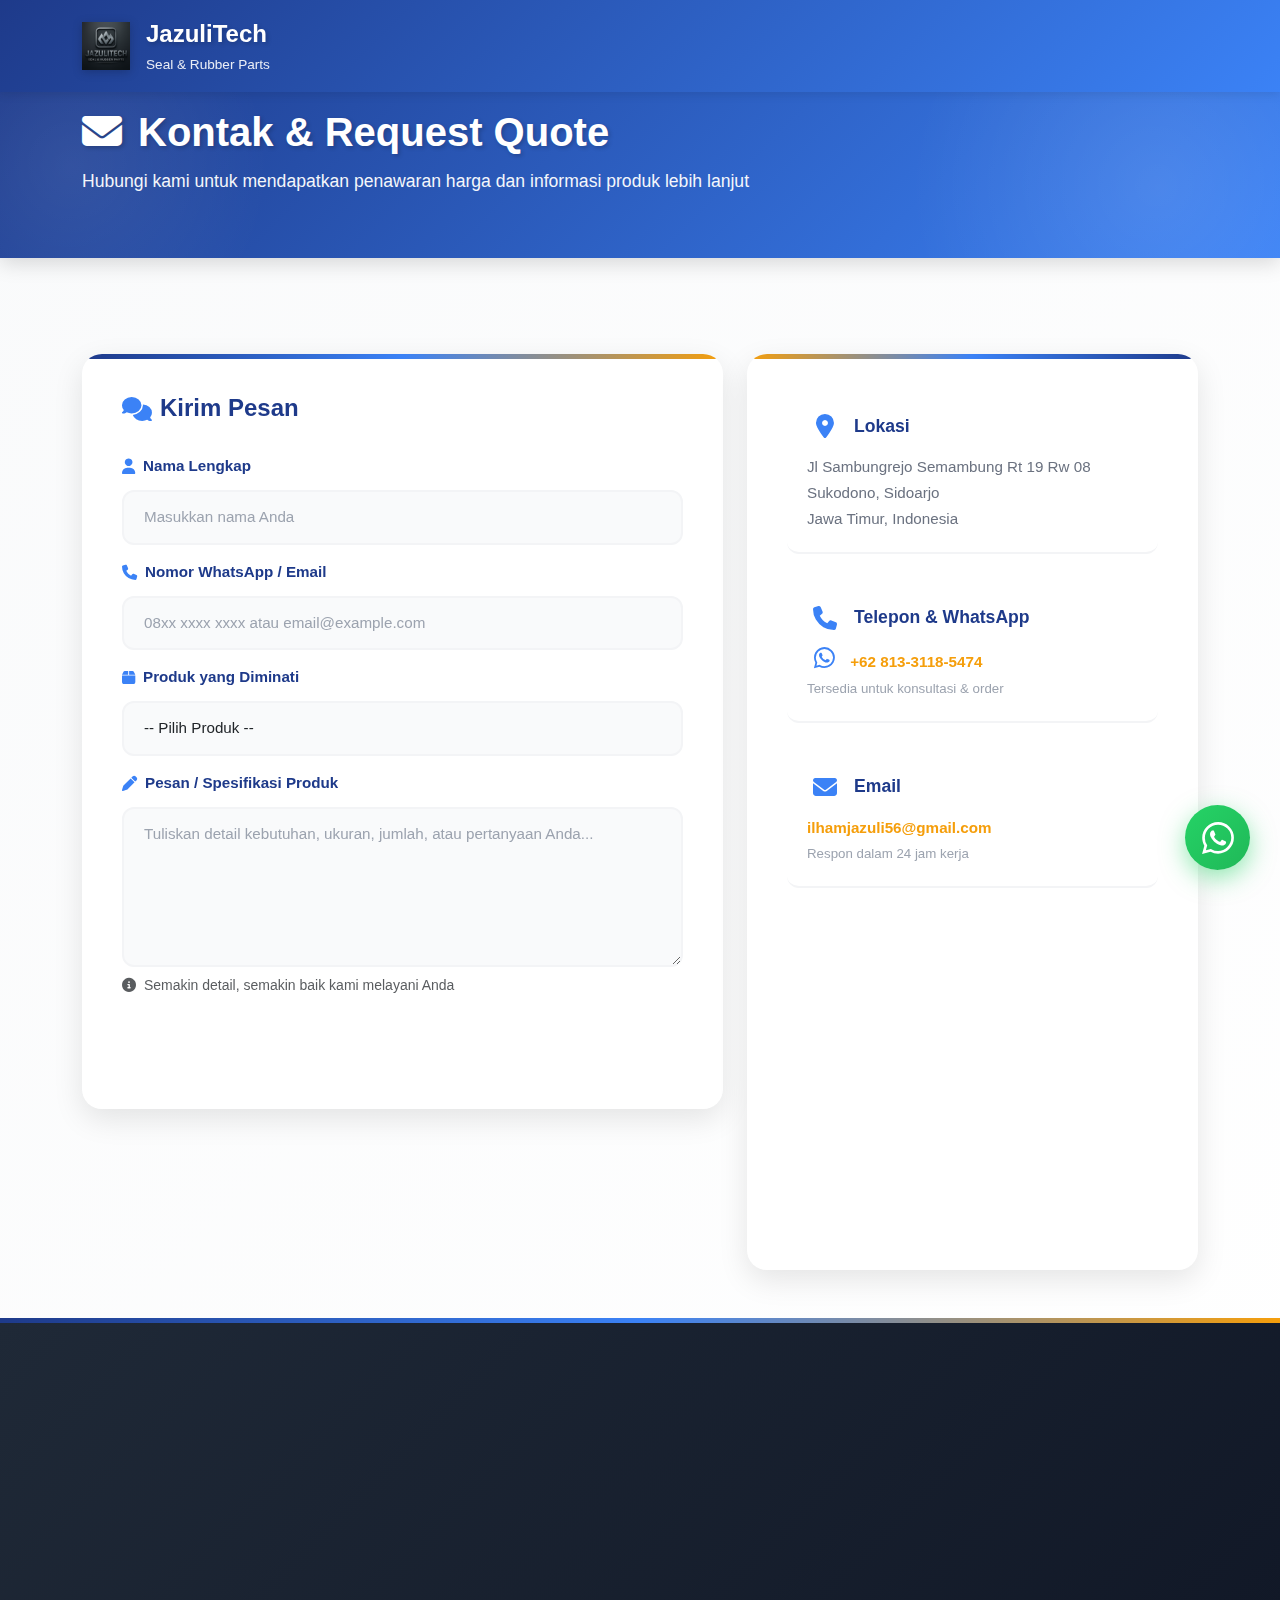
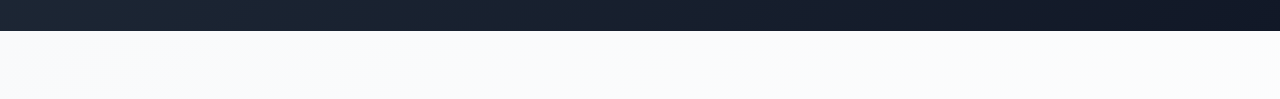
<file: cobakontak.html>
<!doctype html>
<html lang="id">
<head>
<meta charset="utf-8"/>
<meta name="viewport" content="width=device-width,initial-scale=1"/>
<title>Kontak - JazuliTech</title>
<link href="https://cdn.jsdelivr.net/npm/bootstrap@5.3.2/dist/css/bootstrap.min.css" rel="stylesheet">
<link rel="stylesheet" href="https://cdnjs.cloudflare.com/ajax/libs/font-awesome/6.4.0/css/all.min.css">
<link href="https://unpkg.com/aos@2.3.1/dist/aos.css" rel="stylesheet">
<style>
:root {
  --primary: #1e3a8a;
  --secondary: #3b82f6;
  --accent: #f59e0b;
  --dark: #1f2937;
  --light: #f3f4f6;
  --success: #10b981;
}

* {
  margin: 0;
  padding: 0;
  box-sizing: border-box;
}

body {
  font-family: 'Segoe UI', Tahoma, Geneva, Verdana, sans-serif;
  background: linear-gradient(135deg, #f9fafb 0%, #ffffff 100%);
  color: #333;
  min-height: 100vh;
  display: flex;
  flex-direction: column;
  scroll-behavior: smooth;
}

.navbar {
  background: linear-gradient(135deg, var(--primary) 0%, var(--secondary) 100%);
  padding: 1rem 0;
  box-shadow: 0 2px 10px rgba(0,0,0,0.1);
  position: sticky;
  top: 0;
  z-index: 1000;
  backdrop-filter: blur(10px);
}

.navbar a {
  display: flex;
  align-items: center;
  gap: 1rem;
  text-decoration: none;
}

.navbar img {
  height: 48px;
  transition: transform 0.6s cubic-bezier(0.68, -0.55, 0.265, 1.55);
  filter: drop-shadow(0 2px 5px rgba(0,0,0,0.2));
}

.navbar a:hover img {
  transform: rotate(360deg) scale(1.1);
}

.brand-title {
  font-size: 1.5rem;
  font-weight: bold;
  color: white;
  text-shadow: 2px 2px 4px rgba(0,0,0,0.2);
}

.brand-sub {
  font-size: 0.85rem;
  color: rgba(255,255,255,0.9);
}

main {
  flex: 1;
  padding: 3rem 0;
}

.page-header {
  background: linear-gradient(135deg, var(--primary) 0%, var(--secondary) 100%);
  color: white;
  padding: 4rem 0;
  margin: -3rem 0 3rem 0;
  box-shadow: 0 5px 20px rgba(0,0,0,0.15);
  position: relative;
  overflow: hidden;
}

.page-header::before {
  content: '';
  position: absolute;
  top: -50%;
  right: -10%;
  width: 500px;
  height: 500px;
  background: radial-gradient(circle, rgba(255,255,255,0.1) 0%, transparent 70%);
  animation: float 8s infinite;
}

.page-header::after {
  content: '';
  position: absolute;
  bottom: -50%;
  left: -10%;
  width: 400px;
  height: 400px;
  background: radial-gradient(circle, rgba(255,255,255,0.08) 0%, transparent 70%);
  animation: float 10s infinite reverse;
}

@keyframes float {
  0%, 100% { transform: translate(0, 0); }
  50% { transform: translate(20px, 20px); }
}

.page-header .container {
  position: relative;
  z-index: 1;
}

.page-header h2 {
  font-weight: bold;
  margin-bottom: 0.75rem;
  font-size: 2.5rem;
  text-shadow: 2px 2px 4px rgba(0,0,0,0.2);
}

.page-header p {
  margin: 0;
  opacity: 0.95;
  font-size: 1.1rem;
}

.form-section {
  background: white;
  padding: 2.5rem;
  border-radius: 20px;
  box-shadow: 0 10px 30px rgba(0,0,0,0.1);
  transition: all 0.4s;
  position: relative;
  overflow: hidden;
}

.form-section::before {
  content: '';
  position: absolute;
  top: 0;
  left: 0;
  right: 0;
  height: 5px;
  background: linear-gradient(90deg, var(--primary), var(--secondary), var(--accent));
}

.form-section:hover {
  box-shadow: 0 15px 40px rgba(0,0,0,0.15);
  transform: translateY(-5px);
}

.form-section h4 {
  color: var(--primary);
  font-weight: bold;
  margin-bottom: 2rem;
  font-size: 1.5rem;
  display: flex;
  align-items: center;
  gap: 0.5rem;
}

.form-section h4 i {
  color: var(--secondary);
  animation: pulse-icon 2s infinite;
}

@keyframes pulse-icon {
  0%, 100% { transform: scale(1); }
  50% { transform: scale(1.15); }
}

.form-label {
  color: var(--primary);
  font-weight: 600;
  margin-bottom: 0.75rem;
  display: flex;
  align-items: center;
  gap: 0.5rem;
  font-size: 0.95rem;
}

.form-control, .form-select {
  border: 2px solid var(--light);
  border-radius: 12px;
  padding: 0.875rem 1.25rem;
  transition: all 0.3s;
  font-size: 0.95rem;
  background: #f9fafb;
}

.form-control:focus, .form-select:focus {
  border-color: var(--secondary);
  box-shadow: 0 0 0 0.25rem rgba(59, 130, 246, 0.15);
  outline: none;
  background: white;
  transform: translateY(-2px);
}

.form-control::placeholder {
  color: #9ca3af;
}

textarea.form-control {
  resize: vertical;
  min-height: 160px;
  font-family: 'Segoe UI', sans-serif;
}

.btn-submit {
  background: linear-gradient(135deg, var(--primary) 0%, var(--secondary) 100%);
  border: none;
  color: white;
  padding: 1rem 2.5rem;
  border-radius: 50px;
  font-weight: 600;
  transition: all 0.4s;
  width: 100%;
  font-size: 1.05rem;
  box-shadow: 0 4px 15px rgba(30, 58, 138, 0.3);
  position: relative;
  overflow: hidden;
}

.btn-submit::before {
  content: '';
  position: absolute;
  top: 50%;
  left: 50%;
  width: 0;
  height: 0;
  border-radius: 50%;
  background: rgba(255,255,255,0.3);
  transform: translate(-50%, -50%);
  transition: width 0.6s, height 0.6s;
}

.btn-submit:hover::before {
  width: 300px;
  height: 300px;
}

.btn-submit:hover {
  transform: translateY(-3px) scale(1.02);
  box-shadow: 0 8px 25px rgba(30, 58, 138, 0.4);
}

.btn-submit:active {
  transform: translateY(-1px) scale(0.98);
}

.info-section {
  background: white;
  padding: 2.5rem;
  border-radius: 20px;
  box-shadow: 0 10px 30px rgba(0,0,0,0.1);
  height: 100%;
  transition: all 0.4s;
  position: relative;
  overflow: hidden;
}

.info-section::before {
  content: '';
  position: absolute;
  top: 0;
  left: 0;
  right: 0;
  height: 5px;
  background: linear-gradient(90deg, var(--accent), var(--secondary), var(--primary));
}

.info-section:hover {
  box-shadow: 0 15px 40px rgba(0,0,0,0.15);
  transform: translateY(-5px);
}

.info-item {
  margin-bottom: 2rem;
  padding: 1.25rem;
  border-radius: 12px;
  transition: all 0.3s;
  border-bottom: 2px solid var(--light);
}

.info-item:hover {
  background: linear-gradient(135deg, #f9fafb 0%, #f3f4f6 100%);
  transform: translateX(5px);
  border-color: var(--secondary);
}

.info-item:last-child {
  margin-bottom: 0;
}

.info-item h5 {
  color: var(--primary);
  font-weight: bold;
  margin-bottom: 1rem;
  display: flex;
  align-items: center;
  gap: 0.75rem;
  font-size: 1.1rem;
}

.info-item i {
  color: var(--secondary);
  font-size: 1.5rem;
  width: 35px;
  text-align: center;
  transition: all 0.3s;
}

.info-item:hover i {
  transform: scale(1.2) rotate(10deg);
  color: var(--accent);
}

.info-item p {
  color: #6b7280;
  margin: 0;
  line-height: 1.7;
  font-size: 0.95rem;
}

.info-item a {
  color: var(--accent);
  text-decoration: none;
  font-weight: 600;
  transition: all 0.3s;
  position: relative;
}

.info-item a::after {
  content: '';
  position: absolute;
  bottom: -2px;
  left: 0;
  width: 0;
  height: 2px;
  background: var(--accent);
  transition: width 0.3s;
}

.info-item a:hover::after {
  width: 100%;
}

.info-item a:hover {
  color: #d97706;
}

.operating-hours {
  background: linear-gradient(135deg, #eff6ff 0%, #dbeafe 100%);
  padding: 2rem;
  border-radius: 15px;
  border: 2px solid #bfdbfe;
  box-shadow: 0 4px 15px rgba(59, 130, 246, 0.1);
  transition: all 0.3s;
}

.operating-hours:hover {
  transform: scale(1.02);
  box-shadow: 0 8px 20px rgba(59, 130, 246, 0.2);
}

.operating-hours h6 {
  color: var(--primary);
  font-weight: bold;
  margin-bottom: 1.25rem;
  font-size: 1.05rem;
  display: flex;
  align-items: center;
  gap: 0.5rem;
}

.hours-item {
  display: flex;
  justify-content: space-between;
  padding: 0.75rem 0;
  font-size: 0.95rem;
  color: #374151;
  border-bottom: 1px solid #bfdbfe;
  transition: all 0.3s;
}

.hours-item:last-child {
  border-bottom: none;
}

.hours-item:hover {
  padding-left: 0.5rem;
  color: var(--primary);
}

.hours-item span:first-child {
  font-weight: 600;
}

.alert {
  border: none;
  border-radius: 15px;
  border-left: 5px solid;
  padding: 1.25rem;
}

.alert-success {
  background: linear-gradient(135deg, #ecfdf5 0%, #d1fae5 100%);
  border-color: var(--success);
  color: #065f46;
}

.alert i {
  margin-right: 0.75rem;
  font-weight: bold;
  font-size: 1.1rem;
}

.invalid-feedback {
  display: none;
  color: #dc2626;
  font-size: 0.875rem;
  margin-top: 0.5rem;
}

.form-control.is-invalid ~ .invalid-feedback,
.form-select.is-invalid ~ .invalid-feedback {
  display: block;
}

.form-control.is-invalid,
.form-select.is-invalid {
  border-color: #dc2626;
}

footer {
  background: linear-gradient(135deg, var(--dark) 0%, #111827 100%);
  color: white;
  padding: 3rem 0 2rem;
  margin-top: auto;
  position: relative;
}

footer::before {
  content: '';
  position: absolute;
  top: 0;
  left: 0;
  right: 0;
  height: 5px;
  background: linear-gradient(90deg, var(--primary), var(--secondary), var(--accent));
}

footer a {
  color: var(--accent);
  text-decoration: none;
  transition: color 0.3s;
}

footer a:hover {
  color: #fbbf24;
  text-decoration: underline;
}

.whatsapp-float {
  position: fixed;
  bottom: 30px;
  right: 30px;
  background: linear-gradient(135deg, #25d366 0%, #20b858 100%);
  width: 65px;
  height: 65px;
  border-radius: 50%;
  display: flex;
  align-items: center;
  justify-content: center;
  box-shadow: 0 8px 25px rgba(37, 211, 102, 0.5);
  transition: all 0.3s;
  z-index: 1000;
  animation: bounce 2s infinite;
}

.whatsapp-float:hover {
  transform: scale(1.15);
  box-shadow: 0 12px 35px rgba(37, 211, 102, 0.7);
  animation: none;
}

@keyframes bounce {
  0%, 100% { transform: translateY(0); }
  50% { transform: translateY(-12px); }
}

.spinner-mini {
  display: inline-block;
  width: 1rem;
  height: 1rem;
  border: 2px solid rgba(255,255,255,0.3);
  border-top-color: white;
  border-radius: 50%;
  animation: spin 0.8s linear infinite;
}

@keyframes spin {
  to { transform: rotate(360deg); }
}

@media (max-width: 768px) {
  .page-header {
    padding: 2.5rem 0;
    margin: -3rem 0 2rem 0;
  }
  
  .page-header h2 {
    font-size: 1.75rem;
  }
  
  .form-section, .info-section {
    padding: 1.75rem;
  }
  
  main {
    padding: 1.5rem 0;
  }
}
</style>
</head>
<body>
  <header class="navbar navbar-dark">
    <div class="container">
      <a href="index.html">
        <img src="images/logo.png" alt="JazuliTech Logo">
        <div>
          <div class="brand-title">JazuliTech</div>
          <small class="brand-sub">Seal & Rubber Parts</small>
        </div>
      </a>
    </div>
  </header>

  <div class="page-header">
    <div class="container">
      <h2><i class="fas fa-envelope me-3"></i>Kontak & Request Quote</h2>
      <p>Hubungi kami untuk mendapatkan penawaran harga dan informasi produk lebih lanjut</p>
    </div>
  </div>

  <main class="container">
    <div class="row g-4">
      <div class="col-lg-7">
        <div class="form-section" data-aos="fade-right">
          <h4><i class="fas fa-comments"></i>Kirim Pesan</h4>
          <form id="contactForm" novalidate>
            <div class="mb-3" data-aos="fade-up" data-aos-delay="100">
              <label for="nama" class="form-label">
                <i class="fas fa-user" style="color: var(--secondary);"></i> Nama Lengkap
              </label>
              <input type="text" id="nama" class="form-control" placeholder="Masukkan nama Anda" required>
              <div class="invalid-feedback">
                <i class="fas fa-exclamation-circle me-1"></i> Nama wajib diisi.
              </div>
            </div>

            <div class="mb-3" data-aos="fade-up" data-aos-delay="200">
              <label for="kontak" class="form-label">
                <i class="fas fa-phone" style="color: var(--secondary);"></i> Nomor WhatsApp / Email
              </label>
              <input type="text" id="kontak" class="form-control" placeholder="08xx xxxx xxxx atau email@example.com" required>
              <div class="invalid-feedback">
                <i class="fas fa-exclamation-circle me-1"></i> Kontak wajib diisi.
              </div>
            </div>

            <div class="mb-3" data-aos="fade-up" data-aos-delay="300">
              <label for="produk" class="form-label">
                <i class="fas fa-box" style="color: var(--secondary);"></i> Produk yang Diminati
              </label>
              <select id="produk" class="form-select" required>
                <option value="">-- Pilih Produk --</option>
                <option value="Seal Packing">Seal Packing</option>
                <option value="O-Ring">O-Ring</option>
                <option value="Karet Seal">Karet Seal</option>
                <option value="Roll Rubber">Roll Rubber</option>
                <option value="Lainnya">Produk Lainnya</option>
              </select>
              <div class="invalid-feedback">
                <i class="fas fa-exclamation-circle me-1"></i> Pilih produk terlebih dahulu.
              </div>
            </div>

            <div class="mb-3" data-aos="fade-up" data-aos-delay="400">
              <label for="pesan" class="form-label">
                <i class="fas fa-pen" style="color: var(--secondary);"></i> Pesan / Spesifikasi Produk
              </label>
              <textarea id="pesan" class="form-control" placeholder="Tuliskan detail kebutuhan, ukuran, jumlah, atau pertanyaan Anda..." required></textarea>
              <small class="text-muted d-block mt-2">
                <i class="fas fa-info-circle me-1"></i> Semakin detail, semakin baik kami melayani Anda
              </small>
              <div class="invalid-feedback">
                <i class="fas fa-exclamation-circle me-1"></i> Pesan tidak boleh kosong.
              </div>
            </div>

            <button class="btn btn-submit" type="submit" id="submitBtn" data-aos="fade-up" data-aos-delay="500">
              <i class="fas fa-paper-plane me-2"></i> Kirim Pesan
            </button>
          </form>

          <div id="formAlert" class="alert mt-3" role="alert" style="display: none;">
            <i class="fas fa-check-circle"></i>
            <span id="alertMessage"></span>
          </div>
        </div>
      </div>

      <div class="col-lg-5">
        <div class="info-section" data-aos="fade-left">
          <div class="info-item" data-aos="zoom-in" data-aos-delay="100">
            <h5>
              <i class="fas fa-map-marker-alt"></i> Lokasi
            </h5>
            <p>
              Jl Sambungrejo Semambung Rt 19 Rw 08<br>
              Sukodono, Sidoarjo<br>
              Jawa Timur, Indonesia
            </p>
          </div>

          <div class="info-item" data-aos="zoom-in" data-aos-delay="200">
            <h5>
              <i class="fas fa-phone"></i> Telepon & WhatsApp
            </h5>
            <p>
              <a href="https://wa.me/6281331185474" target="_blank">
                <i class="fab fa-whatsapp me-1"></i> +62 813-3118-5474
              </a>
              <br>
              <small style="color: #9ca3af;">Tersedia untuk konsultasi & order</small>
            </p>
          </div>

          <div class="info-item" data-aos="zoom-in" data-aos-delay="300">
            <h5>
              <i class="fas fa-envelope"></i> Email
            </h5>
            <p>
              <a href="mailto:ilhamjazuli56@gmail.com">
                ilhamjazuli56@gmail.com
              </a>
              <br>
              <small style="color: #9ca3af;">Respon dalam 24 jam kerja</small>
            </p>
          </div>

          <div class="operating-hours" data-aos="zoom-in" data-aos-delay="400">
            <h6>
              <i class="fas fa-clock"></i> Jam Operasional
            </h6>
            <div class="hours-item">
              <span>Senin - Jumat</span>
              <span>08:00 - 17:00</span>
            </div>
            <div class="hours-item">
              <span>Sabtu</span>
              <span>08:00 - 12:00</span>
            </div>
            <div class="hours-item">
              <span>Minggu & Hari Libur</span>
              <span>Tutup</span>
            </div>
            <small style="color: #374151; display: block; margin-top: 1rem;">
              <i class="fas fa-info-circle me-1"></i> Hubungi via WhatsApp untuk kebutuhan urgent
            </small>
          </div>
        </div>
      </div>
    </div>
  </main>

  <footer>
    <div class="container">
      <div class="row">
        <div class="col-md-6 mb-4 mb-md-0" data-aos="fade-up">
          <img src="images/logo.png" alt="logo" style="height:44px" class="mb-3">
          <div>
            <strong style="font-size: 1.2rem;">JazuliTech Seal & Rubber Parts</strong>
            <p class="mt-3 mb-2">
              <i class="fas fa-map-marker-alt me-2"></i>
              Jl Sambungrejo Semambung Rt 19 Rw 08<br>
              Sukodono Sidoarjo Jawa Timur
            </p>
            <p class="mb-2">
              <i class="fas fa-envelope me-2"></i>
              <a href="mailto:ilhamjazuli56@gmail.com">ilhamjazuli56@gmail.com</a>
            </p>
            <p>
              <i class="fas fa-phone me-2"></i>
              <a href="tel:+6281331185474">+62 813-3118-5474</a>
            </p>
          </div>
        </div>
        <div class="col-md-6 text-md-end" data-aos="fade-up" data-aos-delay="100">
          <p class="mb-2">&copy; 2025 JazuliTech</p>
        </div>
      </div>
    </div>
  </footer>

  <a class="whatsapp-float" href="https://wa.me/6281331185474" target="_blank" aria-label="Chat via WhatsApp">
    <svg width="32" height="32" viewBox="0 0 24 24" fill="white" xmlns="http://www.w3.org/2000/svg">
      <path d="M17.472 14.382c-.297-.149-1.758-.867-2.03-.967-.273-.099-.471-.148-.67.15-.197.297-.767.966-.94 1.164-.173.199-.347.223-.644.075-.297-.15-1.255-.463-2.39-1.475-.883-.788-1.48-1.761-1.653-2.059-.173-.297-.018-.458.13-.606.134-.133.298-.347.446-.52.149-.174.198-.298.298-.497.099-.198.05-.371-.025-.52-.075-.149-.669-1.612-.916-2.207-.242-.579-.487-.5-.669-.51-.173-.008-.371-.01-.57-.01-.198 0-.52.074-.792.372-.272.297-1.04 1.016-1.04 2.479 0 1.462 1.065 2.875 1.213 3.074.149.198 2.096 3.2 5.077 4.487.709.306 1.262.489 1.694.625.712.227 1.36.195 1.871.118.571-.085 1.758-.719 2.006-1.413.248-.694.248-1.289.173-1.413-.074-.124-.272-.198-.57-.347m-5.421 7.403h-.004a9.87 9.87 0 01-5.031-1.378l-.361-.214-3.741.982.998-3.648-.235-.374a9.86 9.86 0 01-1.51-5.26c.001-5.45 4.436-9.884 9.888-9.884 2.64 0 5.122 1.03 6.988 2.898a9.825 9.825 0 012.893 6.994c-.003 5.45-4.437 9.884-9.885 9.884m8.413-18.297A11.815 11.815 0 0012.05 0C5.495 0 .16 5.335.157 11.892c0 2.096.547 4.142 1.588 5.945L.057 24l6.305-1.654a11.882 11.882 0 005.683 1.448h.005c6.554 0 11.89-5.335 11.893-11.893a11.821 11.821 0 00-3.48-8.413Z"/>
    </svg>
  </a>

  <script src="https://cdn.jsdelivr.net/npm/bootstrap@5.3.2/dist/js/bootstrap.bundle.min.js"></script>
  <script src="https://unpkg.com/aos@2.3.1/dist/aos.js"></script>
  <script>
    AOS.init({
      duration: 1000,
      easing: 'ease-in-out',
      once: true,
      mirror: false
    });

    const contactForm = document.getElementById('contactForm');
    const formAlert = document.getElementById('formAlert');
    const alertMessage = document.getElementById('alertMessage');
    const submitBtn = document.getElementById('submitBtn');

    contactForm.addEventListener('submit', function(e) {
      e.preventDefault();

      if (!contactForm.checkValidity()) {
        e.stopPropagation();
        contactForm.classList.add('was-validated');
        return;
      }

      const nama = document.getElementById('nama').value;
      const kontak = document.getElementById('kontak').value;
      const produk = document.getElementById('produk').value;
      const pesan = document.getElementById('pesan').value;

      const message = `*Halo, saya ingin mengirimkan request quote:*\n\n*Nama:* ${nama}\n*Kontak:* ${kontak}\n*Produk:* ${produk}\n*Pesan:*\n${pesan}`;

      submitBtn.disabled = true;
      submitBtn.innerHTML = '<span class="spinner-mini"></span> Mengirim...';

      setTimeout(() => {
        const whatsappUrl = `https://wa.me/6281331185474?text=${encodeURIComponent(message)}`;
        window.open(whatsappUrl, '_blank');

        formAlert.style.display = 'block';
        formAlert.className = 'alert alert-success mt-3';
        alertMessage.innerHTML = 'Pesan Anda akan diteruskan ke WhatsApp. Silakan lanjutkan percakapan di sana!';

        contactForm.reset();
        contactForm.classList.remove('was-validated');
        submitBtn.disabled = false;
        submitBtn.innerHTML = '<i class="fas fa-paper-plane me-2"></i> Kirim Pesan';

        setTimeout(() => {
          formAlert.style.display = 'none';
        }, 5000);
      }, 1000);
    });

    const inputs = contactForm.querySelectorAll('.form-control, .form-select');
    inputs.forEach(input => {
      input.addEventListener('blur', function() {
        if (this.value.trim() === '') {
          this.classList.add('is-invalid');
        } else {
          this.classList.remove('is-invalid');
        }
      });

      input.addEventListener('input', function() {
        if (this.value.trim() !== '') {
          this.classList.remove('is-invalid');
        }
      });
    });
  </script>
</body>
</html>
</file>
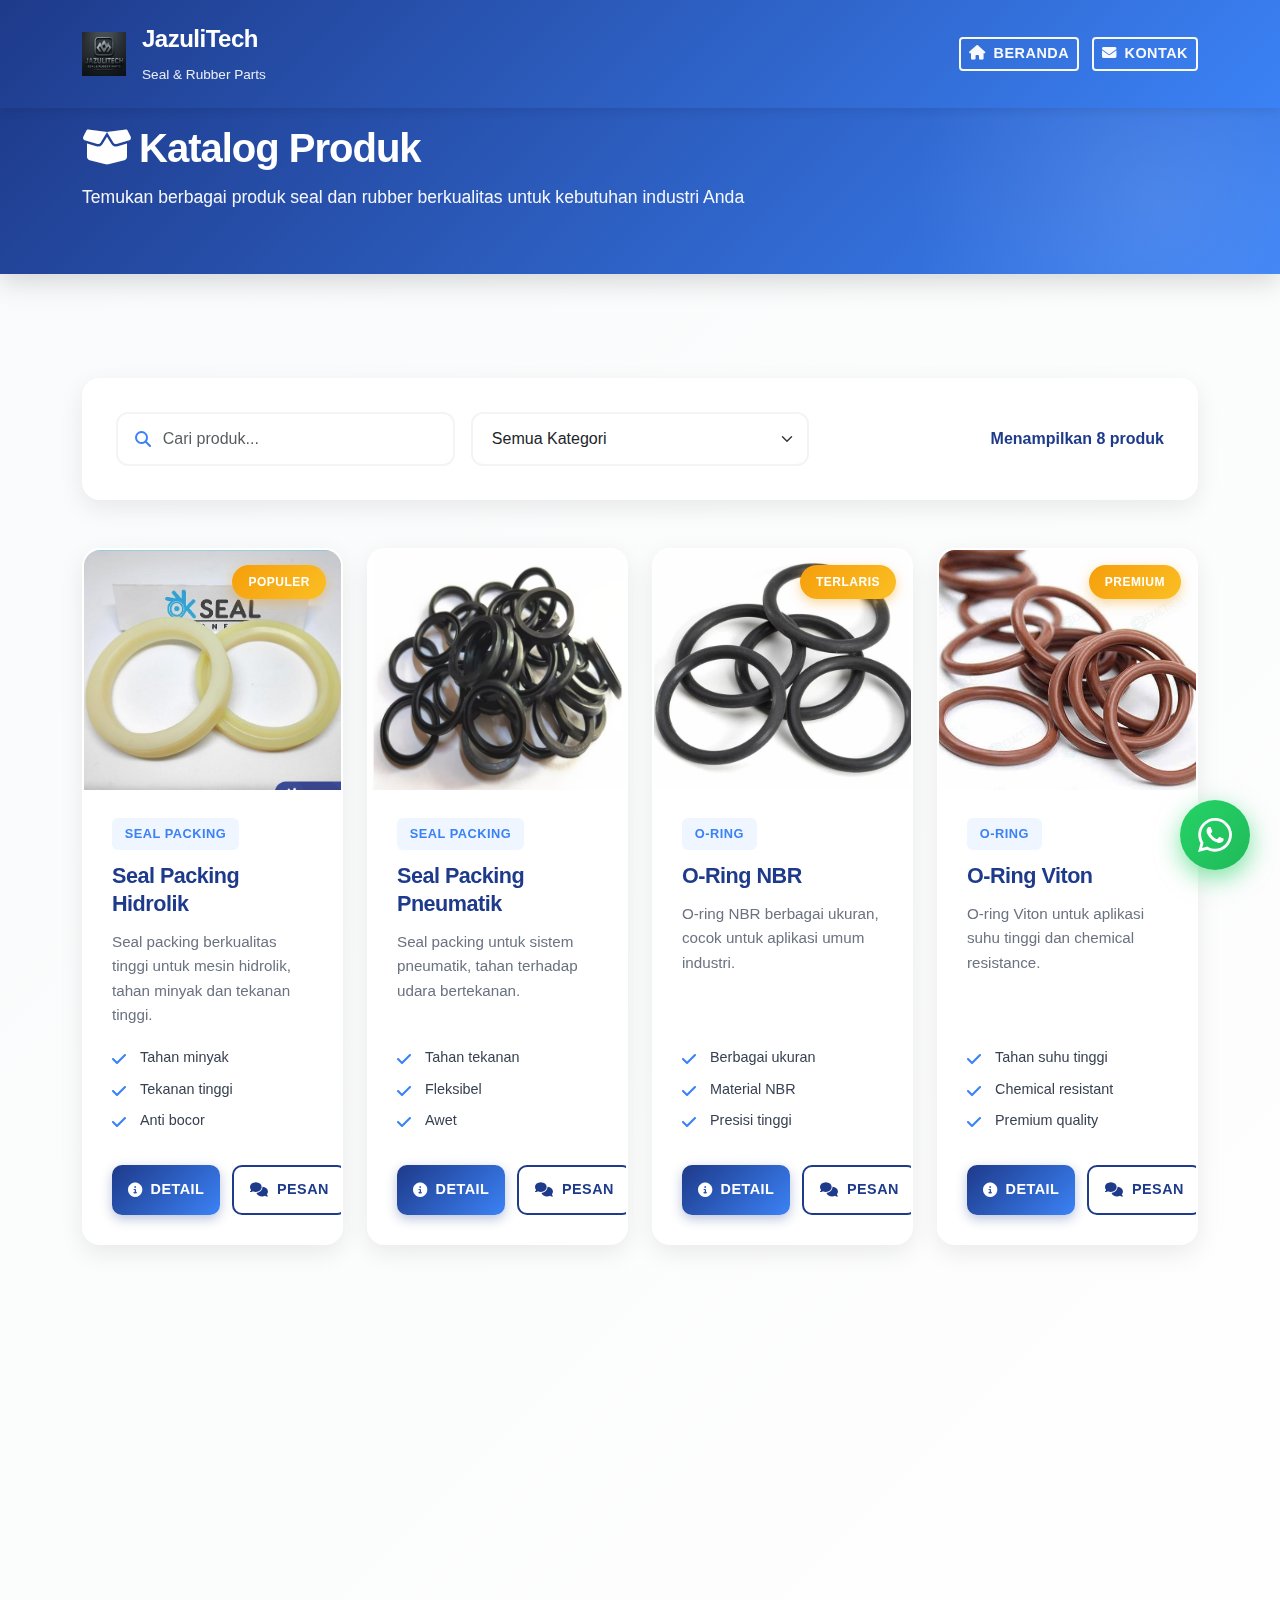
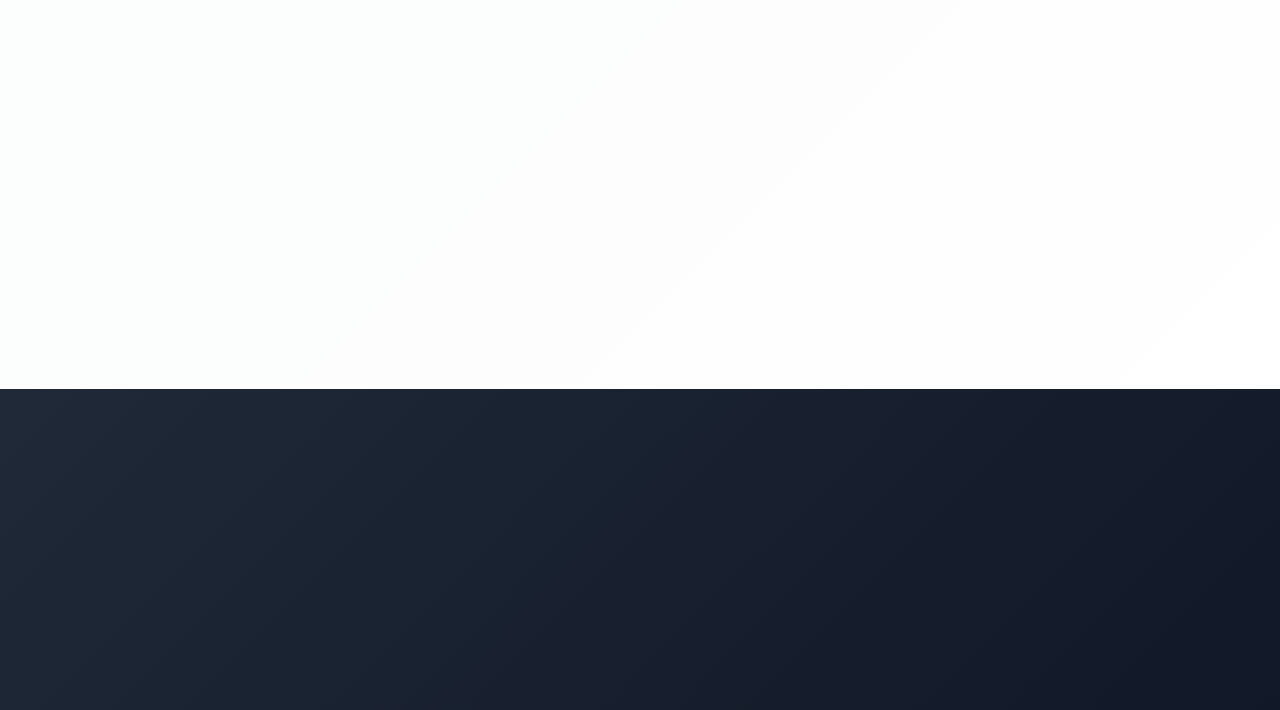
<file: detailproduk.html>
<!doctype html>
<html lang="id">
<head>
<meta charset="utf-8"/>
<meta name="viewport" content="width=device-width,initial-scale=1"/>
<title>Produk - JazuliTech</title>
<link href="https://cdn.jsdelivr.net/npm/bootstrap@5.3.2/dist/css/bootstrap.min.css" rel="stylesheet">
<link rel="stylesheet" href="https://cdnjs.cloudflare.com/ajax/libs/font-awesome/6.4.0/css/all.min.css">
<link href="https://unpkg.com/aos@2.3.1/dist/aos.css" rel="stylesheet">
<style>
:root {
  --primary: #1e3a8a;
  --secondary: #3b82f6;
  --accent: #f59e0b;
  --dark: #1f2937;
  --light: #f3f4f6;
}

* {
  margin: 0;
  padding: 0;
  box-sizing: border-box;
}

body {
  font-family: 'Segoe UI', Tahoma, Geneva, Verdana, sans-serif;
  background: linear-gradient(135deg, #f9fafb 0%, #ffffff 100%);
  color: #333;
  min-height: 100vh;
  display: flex;
  flex-direction: column;
}

/* Navbar */
.navbar {
  background: linear-gradient(135deg, var(--primary) 0%, var(--secondary) 100%);
  padding: 1rem 0;
  box-shadow: 0 2px 10px rgba(0,0,0,0.1);
  position: sticky;
  top: 0;
  z-index: 1000;
  transition: all 0.3s;
}

.navbar.scrolled {
  padding: 0.5rem 0;
  box-shadow: 0 5px 20px rgba(0,0,0,0.2);
}

.navbar-brand {
  display: flex;
  align-items: center;
  gap: 1rem;
  text-decoration: none;
  transition: all 0.3s;
}

.navbar-brand img {
  height: 44px;
  transition: transform 0.3s;
}

.navbar-brand:hover img {
  transform: rotate(360deg) scale(1.05);
}

.brand-title {
  font-size: 1.5rem;
  font-weight: 800;
  color: white;
  letter-spacing: -0.5px;
}

.brand-sub {
  font-size: 0.85rem;
  color: rgba(255,255,255,0.9);
  font-weight: 500;
}

nav .btn {
  transition: all 0.3s;
  border-width: 2px;
  font-weight: 700;
  text-transform: uppercase;
  font-size: 0.9rem;
  letter-spacing: 0.5px;
}

nav .btn:hover {
  transform: translateY(-3px);
  box-shadow: 0 6px 20px rgba(255,255,255,0.3);
}

/* Main Content */
main {
  flex: 1;
  padding: 3rem 0;
}

.page-header {
  background: linear-gradient(135deg, var(--primary) 0%, var(--secondary) 100%);
  color: white;
  padding: 4rem 0;
  margin: -3rem 0 3.5rem 0;
  box-shadow: 0 8px 25px rgba(0,0,0,0.15);
  position: relative;
  overflow: hidden;
}

.page-header::before {
  content: '';
  position: absolute;
  top: -50%;
  right: -10%;
  width: 500px;
  height: 500px;
  background: radial-gradient(circle, rgba(255,255,255,0.1) 0%, transparent 70%);
  border-radius: 50%;
}

.page-header h2 {
  font-weight: 900;
  margin-bottom: 0.75rem;
  font-size: 2.5rem;
  letter-spacing: -1px;
  position: relative;
  z-index: 1;
}

.page-header p {
  margin: 0;
  opacity: 0.95;
  position: relative;
  z-index: 1;
  font-size: 1.1rem;
  font-weight: 500;
}

/* Filter Section */
.filter-section {
  background: white;
  padding: 2rem;
  border-radius: 18px;
  box-shadow: 0 8px 25px rgba(0,0,0,0.08);
  margin-bottom: 3rem;
  border: 2px solid transparent;
  transition: all 0.3s;
}

.filter-section:hover {
  border-color: var(--secondary);
  box-shadow: 0 12px 35px rgba(59, 130, 246, 0.12);
}

.filter-section select,
.filter-section input {
  border: 2.5px solid var(--light);
  border-radius: 12px;
  padding: 0.8rem 1.2rem;
  transition: all 0.3s;
  font-weight: 500;
}

.filter-section select:focus,
.filter-section input:focus {
  border-color: var(--secondary);
  box-shadow: 0 0 0 0.3rem rgba(59, 130, 246, 0.2);
  outline: none;
}

.search-box {
  position: relative;
}

.search-box input {
  width: 100%;
  padding-left: 2.8rem;
}

.search-box i {
  position: absolute;
  left: 1.2rem;
  top: 50%;
  transform: translateY(-50%);
  color: var(--secondary);
  font-weight: bold;
}

#productCount {
  font-weight: 700;
  color: var(--primary);
}

/* Product Grid */
#productGrid {
  animation: fadeIn 0.5s ease-in;
}

@keyframes fadeIn {
  from {
    opacity: 0;
  }
  to {
    opacity: 1;
  }
}

/* Product Cards */
.product-card {
  background: white;
  border-radius: 18px;
  overflow: hidden;
  transition: all 0.4s cubic-bezier(0.34, 1.56, 0.64, 1);
  box-shadow: 0 8px 24px rgba(0,0,0,0.08);
  height: 100%;
  display: flex;
  flex-direction: column;
  position: relative;
  border: 2px solid transparent;
}

.product-card::before {
  content: '';
  position: absolute;
  top: 0;
  left: -100%;
  width: 100%;
  height: 100%;
  background: linear-gradient(90deg, transparent, rgba(255,255,255,0.25), transparent);
  transition: left 0.6s;
  z-index: 5;
  pointer-events: none;
}

.product-card:hover::before {
  left: 100%;
}

.product-card:hover {
  transform: translateY(-15px);
  box-shadow: 0 20px 50px rgba(59, 130, 246, 0.25);
  border-color: var(--secondary);
}

.product-img {
  position: relative;
  overflow: hidden;
  height: 240px;
}

.product-img img {
  width: 100%;
  height: 100%;
  object-fit: cover;
  transition: transform 0.5s cubic-bezier(0.34, 1.56, 0.64, 1);
}

.product-card:hover .product-img img {
  transform: scale(1.2) rotate(3deg);
}

.product-badge {
  position: absolute;
  top: 15px;
  right: 15px;
  background: linear-gradient(135deg, var(--accent), #fbbf24);
  color: white;
  padding: 0.5rem 1rem;
  border-radius: 25px;
  font-size: 0.75rem;
  font-weight: 800;
  text-transform: uppercase;
  z-index: 2;
  box-shadow: 0 4px 12px rgba(245, 158, 11, 0.4);
  letter-spacing: 0.5px;
}

.product-body {
  padding: 1.75rem;
  flex: 1;
  display: flex;
  flex-direction: column;
}

.product-category {
  color: var(--secondary);
  font-size: 0.8rem;
  font-weight: 700;
  text-transform: uppercase;
  margin-bottom: 0.75rem;
  letter-spacing: 0.5px;
  display: inline-block;
  padding: 0.4rem 0.8rem;
  background: #eff6ff;
  border-radius: 6px;
  width: fit-content;
}

.product-title {
  color: var(--primary);
  font-weight: 800;
  font-size: 1.35rem;
  margin-bottom: 0.75rem;
  line-height: 1.3;
  letter-spacing: -0.5px;
}

.product-desc {
  color: #6b7280;
  font-size: 0.95rem;
  margin-bottom: 1.25rem;
  flex: 1;
  font-weight: 500;
  line-height: 1.6;
}

.product-features {
  list-style: none;
  padding: 0;
  margin: 0 0 1.5rem 0;
}

.product-features li {
  font-size: 0.9rem;
  color: #374151;
  margin-bottom: 0.6rem;
  padding-left: 1.75rem;
  position: relative;
  font-weight: 500;
}

.product-features li::before {
  content: '\f00c';
  font-family: 'Font Awesome 6 Free';
  font-weight: 900;
  position: absolute;
  left: 0;
  color: var(--secondary);
  font-size: 1rem;
}

.product-actions {
  display: flex;
  gap: 0.75rem;
}

.btn-detail,
.btn-quote {
  flex: 1;
  padding: 0.75rem 1rem;
  border-radius: 10px;
  font-weight: 700;
  transition: all 0.3s;
  text-decoration: none;
  text-align: center;
  font-size: 0.9rem;
  text-transform: uppercase;
  letter-spacing: 0.5px;
  border: none;
  cursor: pointer;
  display: flex;
  align-items: center;
  justify-content: center;
  gap: 0.5rem;
}

.btn-detail {
  background: linear-gradient(135deg, var(--primary) 0%, var(--secondary) 100%);
  color: white;
  box-shadow: 0 4px 12px rgba(30, 58, 138, 0.3);
}

.btn-detail:hover {
  transform: translateY(-3px);
  box-shadow: 0 8px 20px rgba(30, 58, 138, 0.5);
  color: white;
}

.btn-quote {
  background: white;
  border: 2.5px solid var(--primary);
  color: var(--primary);
  transition: all 0.3s;
}

.btn-quote:hover {
  background: var(--primary);
  color: white;
  transform: translateY(-3px);
  box-shadow: 0 8px 20px rgba(30, 58, 138, 0.4);
}

/* Empty State */
.empty-state {
  text-align: center;
  padding: 5rem 2rem;
  animation: fadeIn 0.5s ease-in;
}

.empty-state i {
  font-size: 5rem;
  color: #d1d5db;
  margin-bottom: 1.5rem;
  animation: bounce 2s ease-in-out infinite;
}

.empty-state h4 {
  color: var(--primary);
  margin-bottom: 0.75rem;
  font-weight: 800;
  font-size: 1.5rem;
}

.empty-state p {
  color: #9ca3af;
  font-size: 1.1rem;
  font-weight: 500;
}

@keyframes bounce {
  0%, 100% { transform: translateY(0); }
  50% { transform: translateY(-20px); }
}

/* Footer */
footer {
  background: linear-gradient(135deg, var(--dark) 0%, #111827 100%);
  color: white;
  padding: 3.5rem 0 2rem;
  margin-top: auto;
}

footer a {
  color: var(--accent);
  text-decoration: none;
  transition: all 0.3s;
  font-weight: 600;
}

footer a:hover {
  color: #fbbf24;
  text-decoration: underline;
}

footer p {
  font-weight: 500;
}

/* WhatsApp Float */
.whatsapp-float {
  position: fixed;
  bottom: 30px;
  right: 30px;
  background: linear-gradient(135deg, #25d366 0%, #20ba5a 100%);
  width: 70px;
  height: 70px;
  border-radius: 50%;
  display: flex;
  align-items: center;
  justify-content: center;
  box-shadow: 0 8px 25px rgba(37, 211, 102, 0.6);
  transition: all 0.3s cubic-bezier(0.34, 1.56, 0.64, 1);
  z-index: 1000;
  animation: bounce 2.5s ease-in-out infinite;
}

.whatsapp-float:hover {
  transform: scale(1.15);
  box-shadow: 0 12px 35px rgba(37, 211, 102, 0.8);
  animation: none;
}

@keyframes bounce {
  0%, 100% { transform: translateY(0); }
  50% { transform: translateY(-15px); }
}

/* Responsive */
@media (max-width: 768px) {
  .page-header {
    padding: 2.5rem 0;
    margin: -3rem 0 2rem 0;
  }

  .page-header h2 {
    font-size: 1.75rem;
  }
  
  .filter-section {
    padding: 1.25rem;
  }
  
  .product-img {
    height: 200px;
  }

  .product-title {
    font-size: 1.1rem;
  }

  .product-actions {
    flex-direction: column;
  }

  .btn-detail,
  .btn-quote {
    width: 100%;
  }
}
</style>
</head>
<body>
  <header class="navbar navbar-dark">
    <div class="container">
      <a class="navbar-brand" href="index.html">
        <img src="images/logo.png" alt="JazuliTech Logo">
        <div>
          <div class="brand-title">JazuliTech</div>
          <small class="brand-sub">Seal & Rubber Parts</small>
        </div>
      </a>
      <nav>
        <a class="btn btn-outline-light btn-sm me-2" href="index.html">
          <i class="fas fa-home me-1"></i> Beranda
        </a>
        <a class="btn btn-outline-light btn-sm" href="kontak.html">
          <i class="fas fa-envelope me-1"></i> Kontak
        </a>
      </nav>
    </div>
  </header>

  <div class="page-header" data-aos="fade-down">
    <div class="container">
      <h2><i class="fas fa-box-open me-2"></i>Katalog Produk</h2>
      <p>Temukan berbagai produk seal dan rubber berkualitas untuk kebutuhan industri Anda</p>
    </div>
  </div>

  <main class="container">
    <div class="filter-section" data-aos="fade-up">
      <div class="row g-3 align-items-center">
        <div class="col-md-4">
          <div class="search-box">
            <i class="fas fa-search"></i>
            <input type="text" id="searchBox" class="form-control" placeholder="Cari produk...">
          </div>
        </div>
        <div class="col-md-4">
          <select id="filterCat" class="form-select">
            <option value="all">Semua Kategori</option>
            <option value="seal">Seal Packing</option>
            <option value="oring">O-Ring</option>
            <option value="karet">Karet Seal</option>
            <option value="roll">Roll Rubber</option>
          </select>
        </div>
        <div class="col-md-4 text-end">
          <span id="productCount">Menampilkan semua produk</span>
        </div>
      </div>
    </div>

    <div id="productGrid" class="row g-4"></div>

    <div id="emptyState" class="empty-state" style="display: none;">
      <i class="fas fa-search"></i>
      <h4>Produk Tidak Ditemukan</h4>
      <p>Coba ubah filter atau kata kunci pencarian Anda</p>
    </div>
  </main>

  <footer>
    <div class="container">
      <div class="row">
        <div class="col-md-6 mb-4 mb-md-0" data-aos="fade-right">
          <img src="images/logo.png" alt="logo" style="height:44px" class="mb-3">
          <div>
            <strong style="font-size: 1.2rem;">JazuliTech Seal & Rubber Parts</strong>
            <p class="mt-3 mb-2">
              <i class="fas fa-map-marker-alt me-2"></i>
              Jl Sambungrejo Semambung Rt 19 Rw 08<br>
              Sukodono Sidoarjo Jawa Timur
            </p>
            <p class="mb-2">
              <i class="fas fa-envelope me-2"></i>
              <a href="mailto:ilhamjazuli56@gmail.com">ilhamjazuli56@gmail.com</a>
            </p>
            <p>
              <i class="fas fa-phone me-2"></i>
              <a href="tel:+6281331185474">+62 813-3118-5474</a>
            </p>
          </div>
        </div>
        <div class="col-md-6 text-md-end" data-aos="fade-left">
          <p class="mb-2">&copy; 2025 JazuliTech</p>
        </div>
      </div>
    </div>
  </footer>

  <a class="whatsapp-float" href="https://wa.me/6281331185474" target="_blank" aria-label="Chat via WhatsApp">
    <svg width="34" height="34" viewBox="0 0 24 24" fill="white" xmlns="http://www.w3.org/2000/svg">
      <path d="M17.472 14.382c-.297-.149-1.758-.867-2.03-.967-.273-.099-.471-.148-.67.15-.197.297-.767.966-.94 1.164-.173.199-.347.223-.644.075-.297-.15-1.255-.463-2.39-1.475-.883-.788-1.48-1.761-1.653-2.059-.173-.297-.018-.458.13-.606.134-.133.298-.347.446-.52.149-.174.198-.298.298-.497.099-.198.05-.371-.025-.52-.075-.149-.669-1.612-.916-2.207-.242-.579-.487-.5-.669-.51-.173-.008-.371-.01-.57-.01-.198 0-.52.074-.792.372-.272.297-1.04 1.016-1.04 2.479 0 1.462 1.065 2.875 1.213 3.074.149.198 2.096 3.2 5.077 4.487.709.306 1.262.489 1.694.625.712.227 1.36.195 1.871.118.571-.085 1.758-.719 2.006-1.413.248-.694.248-1.289.173-1.413-.074-.124-.272-.198-.57-.347m-5.421 7.403h-.004a9.87 9.87 0 01-5.031-1.378l-.361-.214-3.741.982.998-3.648-.235-.374a9.86 9.86 0 01-1.51-5.26c.001-5.45 4.436-9.884 9.888-9.884 2.64 0 5.122 1.03 6.988 2.898a9.825 9.825 0 012.893 6.994c-.003 5.45-4.437 9.884-9.885 9.884m8.413-18.297A11.815 11.815 0 0012.05 0C5.495 0 .16 5.335.157 11.892c0 2.096.547 4.142 1.588 5.945L.057 24l6.305-1.654a11.882 11.882 0 005.683 1.448h.005c6.554 0 11.89-5.335 11.893-11.893a11.821 11.821 0 00-3.48-8.413Z"/>
    </svg>
  </a>

  <script src="https://cdn.jsdelivr.net/npm/bootstrap@5.3.2/dist/js/bootstrap.bundle.min.js"></script>
  <script src="https://unpkg.com/aos@2.3.1/dist/aos.js"></script>
  <script>
    // Initialize AOS
    AOS.init({
      duration: 800,
      easing: 'ease-in-out-cubic',
      once: true,
      offset: 100
    });

    const products = [
      {
        id: 'seal-packing',
        name: 'Seal Packing Hidrolik',
        category: 'seal',
        categoryName: 'Seal Packing',
        image: 'images/Seal Packing Hidrolik.jpg',
        description: 'Seal packing berkualitas tinggi untuk mesin hidrolik, tahan minyak dan tekanan tinggi.',
        features: ['Tahan minyak', 'Tekanan tinggi', 'Anti bocor'],
        badge: 'Populer'
      },
      {
        id: 'seal-packing-2',
        name: 'Seal Packing Pneumatik',
        category: 'seal',
        categoryName: 'Seal Packing',
        image: 'images/Seal Packing Pneumatik.avif',
        description: 'Seal packing untuk sistem pneumatik, tahan terhadap udara bertekanan.',
        features: ['Tahan tekanan', 'Fleksibel', 'Awet'],
        badge: ''
      },
      {
        id: 'o-ring',
        name: 'O-Ring NBR',
        category: 'oring',
        categoryName: 'O-Ring',
        image: 'images/O-Ring NBR.webp',
        description: 'O-ring NBR berbagai ukuran, cocok untuk aplikasi umum industri.',
        features: ['Berbagai ukuran', 'Material NBR', 'Presisi tinggi'],
        badge: 'Terlaris'
      },
      {
        id: 'o-ring-2',
        name: 'O-Ring Viton',
        category: 'oring',
        categoryName: 'O-Ring',
        image: 'images/O-Ring Viton.jpg',
        description: 'O-ring Viton untuk aplikasi suhu tinggi dan chemical resistance.',
        features: ['Tahan suhu tinggi', 'Chemical resistant', 'Premium quality'],
        badge: 'Premium'
      },
      {
        id: 'karet-seal-1',
        name: 'Karet Seal Custom',
        category: 'karet',
        categoryName: 'Karet Seal',
        image: 'images/Karet Seal Custom.webp',
        description: 'Karet seal custom, dapat dipotong sesuai dimensi kebutuhan Anda.',
        features: ['Custom cutting', 'Berbagai ketebalan', 'Presisi tinggi'],
        badge: 'Custom'
      },
      {
        id: 'karet-seal-2',
        name: 'Karet Seal Sheet',
        category: 'karet',
        categoryName: 'Karet Seal',
        image: 'images/Karet Seal Sheet.webp',
        description: 'Lembaran karet seal untuk berbagai keperluan industri dan manufaktur.',
        features: ['Sheet format', 'Multi purpose', 'Ekonomis'],
        badge: ''
      },
      {
        id: 'roll-rubber-1',
        name: 'Roll Rubber Industrial',
        category: 'roll',
        categoryName: 'Roll Rubber',
        image: 'images/roll_rubber.jpg',
        description: 'Roll rubber untuk keperluan produksi dan packing industri.',
        features: ['Roll besar', 'Tahan lama', 'Multi fungsi'],
        badge: 'Best Seller'
      },
      {
        id: 'roll-rubber-2',
        name: 'Roll Rubber Conveyor',
        category: 'roll',
        categoryName: 'Roll Rubber',
        image: 'images/Roll Rubber Conveyor.jpg',
        description: 'Roll rubber khusus untuk conveyor belt dan sistem transportasi material.',
        features: ['Heavy duty', 'Wear resistant', 'Long lasting'],
        badge: ''
      }
    ];

    let filteredProducts = [...products];

    function renderProducts(productsToRender) {
      const grid = document.getElementById('productGrid');
      const emptyState = document.getElementById('emptyState');
      const countElement = document.getElementById('productCount');

      if (productsToRender.length === 0) {
        grid.innerHTML = '';
        emptyState.style.display = 'block';
        countElement.textContent = 'Tidak ada produk ditemukan';
        return;
      }

      emptyState.style.display = 'none';
      countElement.textContent = `Menampilkan ${productsToRender.length} produk`;

      grid.innerHTML = productsToRender.map((product, index) => `
        <div class="col-lg-3 col-md-4 col-sm-6" data-aos="fade-up" data-aos-delay="${index * 50}">
          <div class="product-card">
            <div class="product-img">
              <img src="${product.image}" alt="${product.name}">
              ${product.badge ? `<span class="product-badge">${product.badge}</span>` : ''}
            </div>
            <div class="product-body">
              <div class="product-category">${product.categoryName}</div>
              <h5 class="product-title">${product.name}</h5>
              <p class="product-desc">${product.description}</p>
              <ul class="product-features">
                ${product.features.map(f => `<li>${f}</li>`).join('')}
              </ul>
              <div class="product-actions">
                <a href="detail.html?id=${product.id}" class="btn-detail">
                  <i class="fas fa-info-circle"></i> Detail
                </a>
                <button class="btn-quote" onclick="openQuote('${product.name}')">
                  <i class="fas fa-comments"></i> Pesan
                </button>
              </div>
            </div>
          </div>
        </div>
      `).join('');

      AOS.refresh();
    }

    function filterProducts() {
      const category = document.getElementById('filterCat').value;
      const searchTerm = document.getElementById('searchBox').value.toLowerCase();

      filteredProducts = products.filter(product => {
        const matchCategory = category === 'all' || product.category === category;
        const matchSearch = product.name.toLowerCase().includes(searchTerm) || 
                           product.description.toLowerCase().includes(searchTerm);
        return matchCategory && matchSearch;
      });

      renderProducts(filteredProducts);
    }

    document.getElementById('filterCat').addEventListener('change', filterProducts);
    document.getElementById('searchBox').addEventListener('input', filterProducts);

    function openQuote(productName) {
      const message = `Halo, saya tertarik dengan produk ${productName}. Bisakah saya mendapatkan penawaran harga?`;
      const whatsappUrl = `https://wa.me/6281331185474?text=${encodeURIComponent(message)}`;
      window.open(whatsappUrl, '_blank');
    }

    renderProducts(products);

    // Navbar scroll effect
    const navbar = document.querySelector('.navbar');
    window.addEventListener('scroll', () => {
      if (window.scrollY > 50) {
        navbar.classList.add('scrolled');
      } else {
        navbar.classList.remove('scrolled');
      }
    });
  </script>
</body>
</html>
</file>
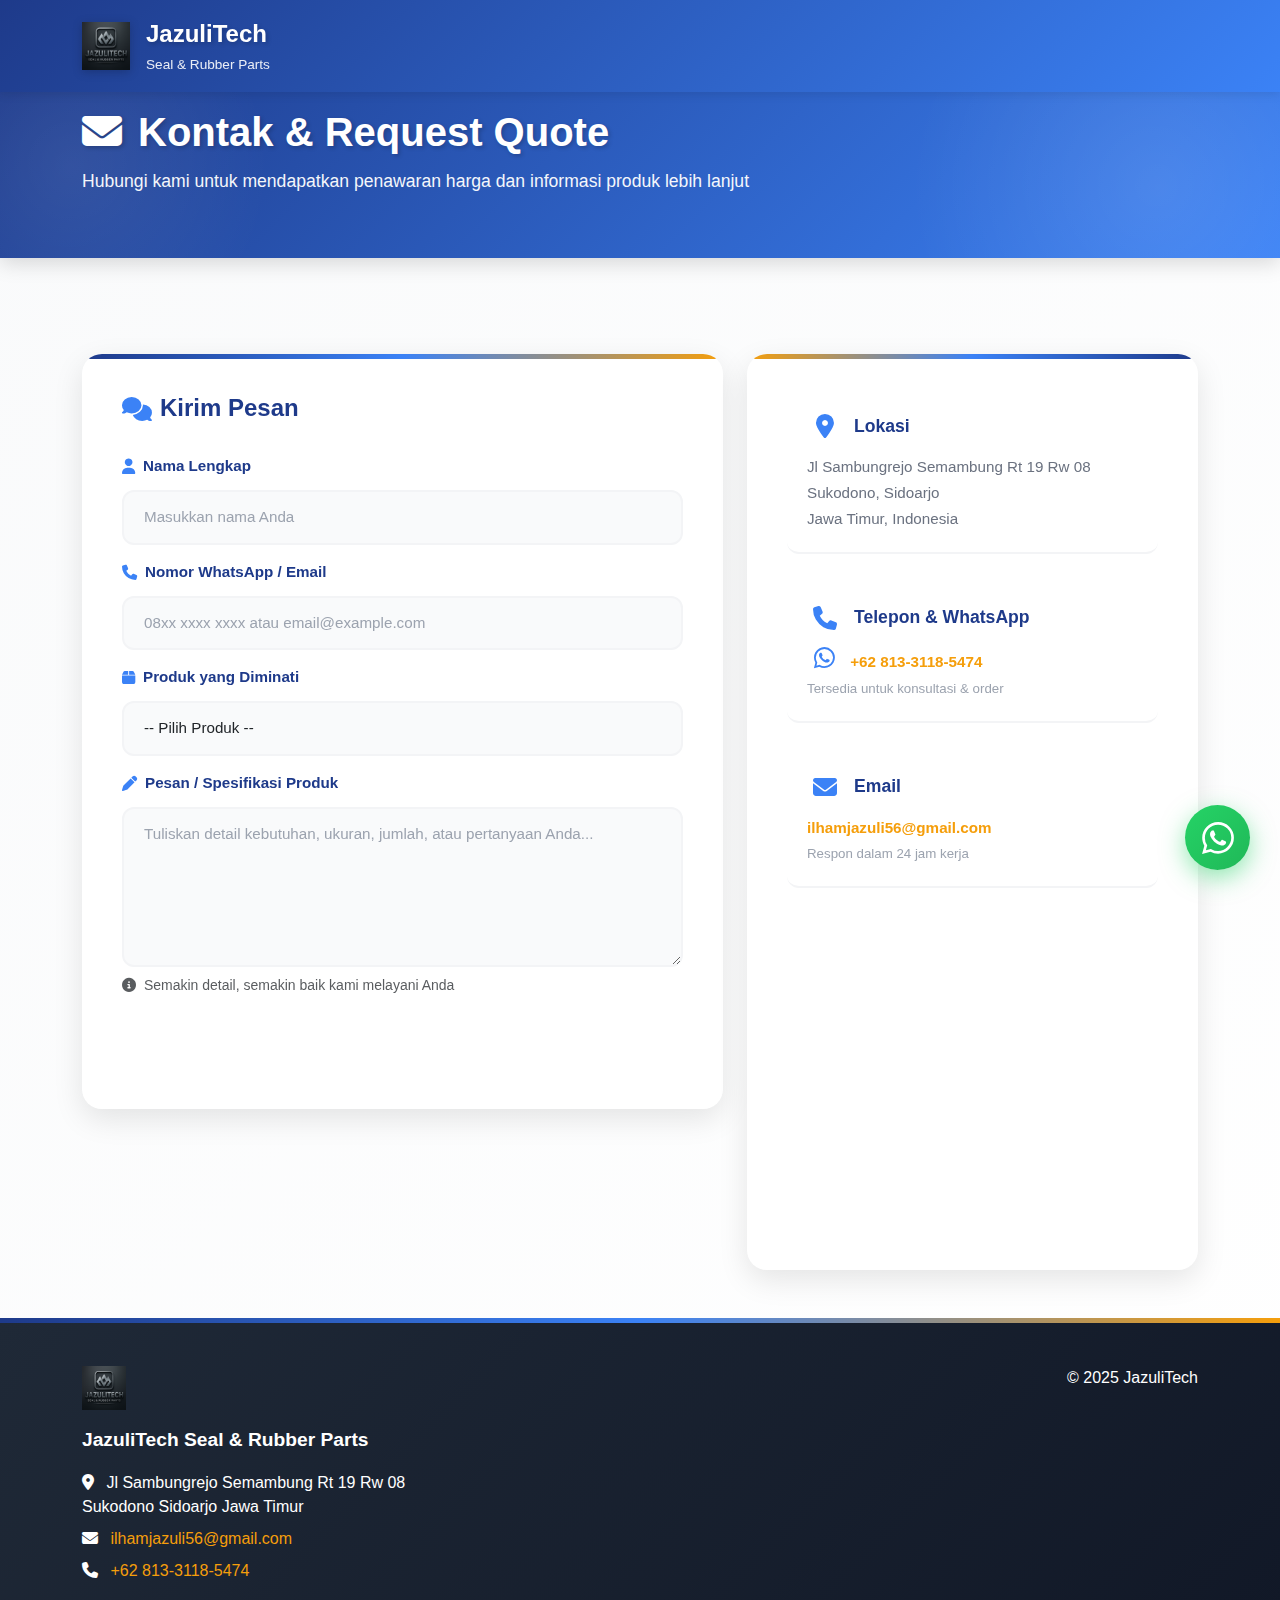
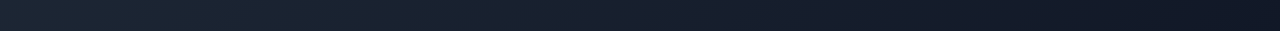
<file: kontak.html>
<!doctype html>
<html lang="id">
<head>
<meta charset="utf-8"/>
<meta name="viewport" content="width=device-width,initial-scale=1"/>
<title>Kontak - JazuliTech</title>
<link href="https://cdn.jsdelivr.net/npm/bootstrap@5.3.2/dist/css/bootstrap.min.css" rel="stylesheet">
<link rel="stylesheet" href="https://cdnjs.cloudflare.com/ajax/libs/font-awesome/6.4.0/css/all.min.css">
<link href="https://unpkg.com/aos@2.3.1/dist/aos.css" rel="stylesheet">
<style>
:root {
  --primary: #1e3a8a;
  --secondary: #3b82f6;
  --accent: #f59e0b;
  --dark: #1f2937;
  --light: #f3f4f6;
  --success: #10b981;
}

* {
  margin: 0;
  padding: 0;
  box-sizing: border-box;
}

body {
  font-family: 'Segoe UI', Tahoma, Geneva, Verdana, sans-serif;
  background: linear-gradient(135deg, #f9fafb 0%, #ffffff 100%);
  color: #333;
  min-height: 100vh;
  display: flex;
  flex-direction: column;
  scroll-behavior: smooth;
}

.navbar {
  background: linear-gradient(135deg, var(--primary) 0%, var(--secondary) 100%);
  padding: 1rem 0;
  box-shadow: 0 2px 10px rgba(0,0,0,0.1);
  position: sticky;
  top: 0;
  z-index: 1000;
  backdrop-filter: blur(10px);
}

.navbar a {
  display: flex;
  align-items: center;
  gap: 1rem;
  text-decoration: none;
}

.navbar img {
  height: 48px;
  transition: transform 0.6s cubic-bezier(0.68, -0.55, 0.265, 1.55);
  filter: drop-shadow(0 2px 5px rgba(0,0,0,0.2));
}

.navbar a:hover img {
  transform: rotate(360deg) scale(1.1);
}

.brand-title {
  font-size: 1.5rem;
  font-weight: bold;
  color: white;
  text-shadow: 2px 2px 4px rgba(0,0,0,0.2);
}

.brand-sub {
  font-size: 0.85rem;
  color: rgba(255,255,255,0.9);
}

main {
  flex: 1;
  padding: 3rem 0;
}

.page-header {
  background: linear-gradient(135deg, var(--primary) 0%, var(--secondary) 100%);
  color: white;
  padding: 4rem 0;
  margin: -3rem 0 3rem 0;
  box-shadow: 0 5px 20px rgba(0,0,0,0.15);
  position: relative;
  overflow: hidden;
}

.page-header::before {
  content: '';
  position: absolute;
  top: -50%;
  right: -10%;
  width: 500px;
  height: 500px;
  background: radial-gradient(circle, rgba(255,255,255,0.1) 0%, transparent 70%);
  animation: float 8s infinite;
}

.page-header::after {
  content: '';
  position: absolute;
  bottom: -50%;
  left: -10%;
  width: 400px;
  height: 400px;
  background: radial-gradient(circle, rgba(255,255,255,0.08) 0%, transparent 70%);
  animation: float 10s infinite reverse;
}

@keyframes float {
  0%, 100% { transform: translate(0, 0); }
  50% { transform: translate(20px, 20px); }
}

.page-header .container {
  position: relative;
  z-index: 1;
}

.page-header h2 {
  font-weight: bold;
  margin-bottom: 0.75rem;
  font-size: 2.5rem;
  text-shadow: 2px 2px 4px rgba(0,0,0,0.2);
}

.page-header p {
  margin: 0;
  opacity: 0.95;
  font-size: 1.1rem;
}

.form-section {
  background: white;
  padding: 2.5rem;
  border-radius: 20px;
  box-shadow: 0 10px 30px rgba(0,0,0,0.1);
  transition: all 0.4s;
  position: relative;
  overflow: hidden;
}

.form-section::before {
  content: '';
  position: absolute;
  top: 0;
  left: 0;
  right: 0;
  height: 5px;
  background: linear-gradient(90deg, var(--primary), var(--secondary), var(--accent));
}

.form-section:hover {
  box-shadow: 0 15px 40px rgba(0,0,0,0.15);
  transform: translateY(-5px);
}

.form-section h4 {
  color: var(--primary);
  font-weight: bold;
  margin-bottom: 2rem;
  font-size: 1.5rem;
  display: flex;
  align-items: center;
  gap: 0.5rem;
}

.form-section h4 i {
  color: var(--secondary);
  animation: pulse-icon 2s infinite;
}

@keyframes pulse-icon {
  0%, 100% { transform: scale(1); }
  50% { transform: scale(1.15); }
}

.form-label {
  color: var(--primary);
  font-weight: 600;
  margin-bottom: 0.75rem;
  display: flex;
  align-items: center;
  gap: 0.5rem;
  font-size: 0.95rem;
}

.form-control, .form-select {
  border: 2px solid var(--light);
  border-radius: 12px;
  padding: 0.875rem 1.25rem;
  transition: all 0.3s;
  font-size: 0.95rem;
  background: #f9fafb;
}

.form-control:focus, .form-select:focus {
  border-color: var(--secondary);
  box-shadow: 0 0 0 0.25rem rgba(59, 130, 246, 0.15);
  outline: none;
  background: white;
  transform: translateY(-2px);
}

.form-control::placeholder {
  color: #9ca3af;
}

textarea.form-control {
  resize: vertical;
  min-height: 160px;
  font-family: 'Segoe UI', sans-serif;
}

.btn-submit {
  background: linear-gradient(135deg, var(--primary) 0%, var(--secondary) 100%);
  border: none;
  color: white;
  padding: 1rem 2.5rem;
  border-radius: 50px;
  font-weight: 600;
  transition: all 0.4s;
  width: 100%;
  font-size: 1.05rem;
  box-shadow: 0 4px 15px rgba(30, 58, 138, 0.3);
  position: relative;
  overflow: hidden;
}

.btn-submit::before {
  content: '';
  position: absolute;
  top: 50%;
  left: 50%;
  width: 0;
  height: 0;
  border-radius: 50%;
  background: rgba(255,255,255,0.3);
  transform: translate(-50%, -50%);
  transition: width 0.6s, height 0.6s;
}

.btn-submit:hover::before {
  width: 300px;
  height: 300px;
}

.btn-submit:hover {
  transform: translateY(-3px) scale(1.02);
  box-shadow: 0 8px 25px rgba(30, 58, 138, 0.4);
}

.btn-submit:active {
  transform: translateY(-1px) scale(0.98);
}

.info-section {
  background: white;
  padding: 2.5rem;
  border-radius: 20px;
  box-shadow: 0 10px 30px rgba(0,0,0,0.1);
  height: 100%;
  transition: all 0.4s;
  position: relative;
  overflow: hidden;
}

.info-section::before {
  content: '';
  position: absolute;
  top: 0;
  left: 0;
  right: 0;
  height: 5px;
  background: linear-gradient(90deg, var(--accent), var(--secondary), var(--primary));
}

.info-section:hover {
  box-shadow: 0 15px 40px rgba(0,0,0,0.15);
  transform: translateY(-5px);
}

.info-item {
  margin-bottom: 2rem;
  padding: 1.25rem;
  border-radius: 12px;
  transition: all 0.3s;
  border-bottom: 2px solid var(--light);
}

.info-item:hover {
  background: linear-gradient(135deg, #f9fafb 0%, #f3f4f6 100%);
  transform: translateX(5px);
  border-color: var(--secondary);
}

.info-item:last-child {
  margin-bottom: 0;
}

.info-item h5 {
  color: var(--primary);
  font-weight: bold;
  margin-bottom: 1rem;
  display: flex;
  align-items: center;
  gap: 0.75rem;
  font-size: 1.1rem;
}

.info-item i {
  color: var(--secondary);
  font-size: 1.5rem;
  width: 35px;
  text-align: center;
  transition: all 0.3s;
}

.info-item:hover i {
  transform: scale(1.2) rotate(10deg);
  color: var(--accent);
}

.info-item p {
  color: #6b7280;
  margin: 0;
  line-height: 1.7;
  font-size: 0.95rem;
}

.info-item a {
  color: var(--accent);
  text-decoration: none;
  font-weight: 600;
  transition: all 0.3s;
  position: relative;
}

.info-item a::after {
  content: '';
  position: absolute;
  bottom: -2px;
  left: 0;
  width: 0;
  height: 2px;
  background: var(--accent);
  transition: width 0.3s;
}

.info-item a:hover::after {
  width: 100%;
}

.info-item a:hover {
  color: #d97706;
}

.operating-hours {
  background: linear-gradient(135deg, #eff6ff 0%, #dbeafe 100%);
  padding: 2rem;
  border-radius: 15px;
  border: 2px solid #bfdbfe;
  box-shadow: 0 4px 15px rgba(59, 130, 246, 0.1);
  transition: all 0.3s;
}

.operating-hours:hover {
  transform: scale(1.02);
  box-shadow: 0 8px 20px rgba(59, 130, 246, 0.2);
}

.operating-hours h6 {
  color: var(--primary);
  font-weight: bold;
  margin-bottom: 1.25rem;
  font-size: 1.05rem;
  display: flex;
  align-items: center;
  gap: 0.5rem;
}

.hours-item {
  display: flex;
  justify-content: space-between;
  padding: 0.75rem 0;
  font-size: 0.95rem;
  color: #374151;
  border-bottom: 1px solid #bfdbfe;
  transition: all 0.3s;
}

.hours-item:last-child {
  border-bottom: none;
}

.hours-item:hover {
  padding-left: 0.5rem;
  color: var(--primary);
}

.hours-item span:first-child {
  font-weight: 600;
}

.alert {
  border: none;
  border-radius: 15px;
  border-left: 5px solid;
  padding: 1.25rem;
}

.alert-success {
  background: linear-gradient(135deg, #ecfdf5 0%, #d1fae5 100%);
  border-color: var(--success);
  color: #065f46;
}

.alert i {
  margin-right: 0.75rem;
  font-weight: bold;
  font-size: 1.1rem;
}

.invalid-feedback {
  display: none;
  color: #dc2626;
  font-size: 0.875rem;
  margin-top: 0.5rem;
}

.form-control.is-invalid ~ .invalid-feedback,
.form-select.is-invalid ~ .invalid-feedback {
  display: block;
}

.form-control.is-invalid,
.form-select.is-invalid {
  border-color: #dc2626;
}

footer {
  background: linear-gradient(135deg, var(--dark) 0%, #111827 100%);
  color: white;
  padding: 3rem 0 2rem;
  margin-top: auto;
  position: relative;
}

footer::before {
  content: '';
  position: absolute;
  top: 0;
  left: 0;
  right: 0;
  height: 5px;
  background: linear-gradient(90deg, var(--primary), var(--secondary), var(--accent));
}

footer a {
  color: var(--accent);
  text-decoration: none;
  transition: color 0.3s;
}

footer a:hover {
  color: #fbbf24;
  text-decoration: underline;
}

.whatsapp-float {
  position: fixed;
  bottom: 30px;
  right: 30px;
  background: linear-gradient(135deg, #25d366 0%, #20b858 100%);
  width: 65px;
  height: 65px;
  border-radius: 50%;
  display: flex;
  align-items: center;
  justify-content: center;
  box-shadow: 0 8px 25px rgba(37, 211, 102, 0.5);
  transition: all 0.3s;
  z-index: 1000;
  animation: bounce 2s infinite;
}

.whatsapp-float:hover {
  transform: scale(1.15);
  box-shadow: 0 12px 35px rgba(37, 211, 102, 0.7);
  animation: none;
}

@keyframes bounce {
  0%, 100% { transform: translateY(0); }
  50% { transform: translateY(-12px); }
}

.spinner-mini {
  display: inline-block;
  width: 1rem;
  height: 1rem;
  border: 2px solid rgba(255,255,255,0.3);
  border-top-color: white;
  border-radius: 50%;
  animation: spin 0.8s linear infinite;
}

@keyframes spin {
  to { transform: rotate(360deg); }
}

@media (max-width: 768px) {
  .page-header {
    padding: 2.5rem 0;
    margin: -3rem 0 2rem 0;
  }
  
  .page-header h2 {
    font-size: 1.75rem;
  }
  
  .form-section, .info-section {
    padding: 1.75rem;
  }
  
  main {
    padding: 1.5rem 0;
  }
}
</style>
</head>
<body>
  <header class="navbar navbar-dark">
    <div class="container">
      <a href="index.html">
        <img src="images/logo.png" alt="JazuliTech Logo">
        <div>
          <div class="brand-title">JazuliTech</div>
          <small class="brand-sub">Seal & Rubber Parts</small>
        </div>
      </a>
    </div>
  </header>

  <div class="page-header">
    <div class="container">
      <h2><i class="fas fa-envelope me-3"></i>Kontak & Request Quote</h2>
      <p>Hubungi kami untuk mendapatkan penawaran harga dan informasi produk lebih lanjut</p>
    </div>
  </div>

  <main class="container">
    <div class="row g-4">
      <div class="col-lg-7">
        <div class="form-section" data-aos="fade-right">
          <h4><i class="fas fa-comments"></i>Kirim Pesan</h4>
          <form id="contactForm" novalidate>
            <div class="mb-3" data-aos="fade-up" data-aos-delay="100">
              <label for="nama" class="form-label">
                <i class="fas fa-user" style="color: var(--secondary);"></i> Nama Lengkap
              </label>
              <input type="text" id="nama" class="form-control" placeholder="Masukkan nama Anda" required>
              <div class="invalid-feedback">
                <i class="fas fa-exclamation-circle me-1"></i> Nama wajib diisi.
              </div>
            </div>

            <div class="mb-3" data-aos="fade-up" data-aos-delay="200">
              <label for="kontak" class="form-label">
                <i class="fas fa-phone" style="color: var(--secondary);"></i> Nomor WhatsApp / Email
              </label>
              <input type="text" id="kontak" class="form-control" placeholder="08xx xxxx xxxx atau email@example.com" required>
              <div class="invalid-feedback">
                <i class="fas fa-exclamation-circle me-1"></i> Kontak wajib diisi.
              </div>
            </div>

            <div class="mb-3" data-aos="fade-up" data-aos-delay="300">
              <label for="produk" class="form-label">
                <i class="fas fa-box" style="color: var(--secondary);"></i> Produk yang Diminati
              </label>
              <select id="produk" class="form-select" required>
                <option value="">-- Pilih Produk --</option>
                <option value="Seal Packing">Seal Packing</option>
                <option value="O-Ring">O-Ring</option>
                <option value="Karet Seal">Karet Seal</option>
                <option value="Roll Rubber">Roll Rubber</option>
                <option value="Lainnya">Produk Lainnya</option>
              </select>
              <div class="invalid-feedback">
                <i class="fas fa-exclamation-circle me-1"></i> Pilih produk terlebih dahulu.
              </div>
            </div>

            <div class="mb-3" data-aos="fade-up" data-aos-delay="400">
              <label for="pesan" class="form-label">
                <i class="fas fa-pen" style="color: var(--secondary);"></i> Pesan / Spesifikasi Produk
              </label>
              <textarea id="pesan" class="form-control" placeholder="Tuliskan detail kebutuhan, ukuran, jumlah, atau pertanyaan Anda..." required></textarea>
              <small class="text-muted d-block mt-2">
                <i class="fas fa-info-circle me-1"></i> Semakin detail, semakin baik kami melayani Anda
              </small>
              <div class="invalid-feedback">
                <i class="fas fa-exclamation-circle me-1"></i> Pesan tidak boleh kosong.
              </div>
            </div>

            <button class="btn btn-submit" type="submit" id="submitBtn" data-aos="fade-up" data-aos-delay="500">
              <i class="fas fa-paper-plane me-2"></i> Kirim Pesan
            </button>
          </form>

          <div id="formAlert" class="alert mt-3" role="alert" style="display: none;">
            <i class="fas fa-check-circle"></i>
            <span id="alertMessage"></span>
          </div>
        </div>
      </div>

      <div class="col-lg-5">
        <div class="info-section" data-aos="fade-left">
          <div class="info-item" data-aos="zoom-in" data-aos-delay="100">
            <h5>
              <i class="fas fa-map-marker-alt"></i> Lokasi
            </h5>
            <p>
              Jl Sambungrejo Semambung Rt 19 Rw 08<br>
              Sukodono, Sidoarjo<br>
              Jawa Timur, Indonesia
            </p>
          </div>

          <div class="info-item" data-aos="zoom-in" data-aos-delay="200">
            <h5>
              <i class="fas fa-phone"></i> Telepon & WhatsApp
            </h5>
            <p>
              <a href="https://wa.me/6281331185474" target="_blank">
                <i class="fab fa-whatsapp me-1"></i> +62 813-3118-5474
              </a>
              <br>
              <small style="color: #9ca3af;">Tersedia untuk konsultasi & order</small>
            </p>
          </div>

          <div class="info-item" data-aos="zoom-in" data-aos-delay="300">
            <h5>
              <i class="fas fa-envelope"></i> Email
            </h5>
            <p>
              <a href="mailto:ilhamjazuli56@gmail.com">
                ilhamjazuli56@gmail.com
              </a>
              <br>
              <small style="color: #9ca3af;">Respon dalam 24 jam kerja</small>
            </p>
          </div>

          <div class="operating-hours" data-aos="zoom-in" data-aos-delay="400">
            <h6>
              <i class="fas fa-clock"></i> Jam Operasional
            </h6>
            <div class="hours-item">
              <span>Senin - Jumat</span>
              <span>08:00 - 17:00</span>
            </div>
            <div class="hours-item">
              <span>Sabtu</span>
              <span>08:00 - 12:00</span>
            </div>
            <div class="hours-item">
              <span>Minggu & Hari Libur</span>
              <span>Tutup</span>
            </div>
            <small style="color: #374151; display: block; margin-top: 1rem;">
              <i class="fas fa-info-circle me-1"></i> Hubungi via WhatsApp untuk kebutuhan urgent
            </small>
          </div>
        </div>
      </div>
    </div>
  </main>

  <footer>
    <div class="container">
      <div class="row">
        <div class="col-md-6 mb-4 mb-md-0">
          <img src="images/logo.png" alt="logo" style="height:44px" class="mb-3">
          <div>
            <strong style="font-size: 1.2rem;">JazuliTech Seal & Rubber Parts</strong>
            <p class="mt-3 mb-2">
              <i class="fas fa-map-marker-alt me-2"></i>
              Jl Sambungrejo Semambung Rt 19 Rw 08<br>
              Sukodono Sidoarjo Jawa Timur
            </p>
            <p class="mb-2">
              <i class="fas fa-envelope me-2"></i>
              <a href="mailto:ilhamjazuli56@gmail.com">ilhamjazuli56@gmail.com</a>
            </p>
            <p>
              <i class="fas fa-phone me-2"></i>
              <a href="tel:+6281331185474">+62 813-3118-5474</a>
            </p>
          </div>
        </div>
        <div class="col-md-6 text-md-end">
          <p class="mb-2">&copy; 2025 JazuliTech</p>
        </div>
      </div>
    </div>
  </footer>

  <a class="whatsapp-float" href="https://wa.me/6281331185474" target="_blank" aria-label="Chat via WhatsApp">
    <svg width="32" height="32" viewBox="0 0 24 24" fill="white" xmlns="http://www.w3.org/2000/svg">
      <path d="M17.472 14.382c-.297-.149-1.758-.867-2.03-.967-.273-.099-.471-.148-.67.15-.197.297-.767.966-.94 1.164-.173.199-.347.223-.644.075-.297-.15-1.255-.463-2.39-1.475-.883-.788-1.48-1.761-1.653-2.059-.173-.297-.018-.458.13-.606.134-.133.298-.347.446-.52.149-.174.198-.298.298-.497.099-.198.05-.371-.025-.52-.075-.149-.669-1.612-.916-2.207-.242-.579-.487-.5-.669-.51-.173-.008-.371-.01-.57-.01-.198 0-.52.074-.792.372-.272.297-1.04 1.016-1.04 2.479 0 1.462 1.065 2.875 1.213 3.074.149.198 2.096 3.2 5.077 4.487.709.306 1.262.489 1.694.625.712.227 1.36.195 1.871.118.571-.085 1.758-.719 2.006-1.413.248-.694.248-1.289.173-1.413-.074-.124-.272-.198-.57-.347m-5.421 7.403h-.004a9.87 9.87 0 01-5.031-1.378l-.361-.214-3.741.982.998-3.648-.235-.374a9.86 9.86 0 01-1.51-5.26c.001-5.45 4.436-9.884 9.888-9.884 2.64 0 5.122 1.03 6.988 2.898a9.825 9.825 0 012.893 6.994c-.003 5.45-4.437 9.884-9.885 9.884m8.413-18.297A11.815 11.815 0 0012.05 0C5.495 0 .16 5.335.157 11.892c0 2.096.547 4.142 1.588 5.945L.057 24l6.305-1.654a11.882 11.882 0 005.683 1.448h.005c6.554 0 11.89-5.335 11.893-11.893a11.821 11.821 0 00-3.48-8.413Z"/>
    </svg>
  </a>

  <script src="https://cdn.jsdelivr.net/npm/bootstrap@5.3.2/dist/js/bootstrap.bundle.min.js"></script>
  <script src="https://unpkg.com/aos@2.3.1/dist/aos.js"></script>
  <script>
    AOS.init({
      duration: 1000,
      easing: 'ease-in-out',
      once: true,
      mirror: false
    });

    const contactForm = document.getElementById('contactForm');
    const formAlert = document.getElementById('formAlert');
    const alertMessage = document.getElementById('alertMessage');
    const submitBtn = document.getElementById('submitBtn');

    contactForm.addEventListener('submit', function(e) {
      e.preventDefault();

      if (!contactForm.checkValidity()) {
        e.stopPropagation();
        contactForm.classList.add('was-validated');
        return;
      }

      const nama = document.getElementById('nama').value;
      const kontak = document.getElementById('kontak').value;
      const produk = document.getElementById('produk').value;
      const pesan = document.getElementById('pesan').value;

      const message = `*Halo, saya ingin mengirimkan request quote:*\n\n*Nama:* ${nama}\n*Kontak:* ${kontak}\n*Produk:* ${produk}\n*Pesan:*\n${pesan}`;

      submitBtn.disabled = true;
      submitBtn.innerHTML = '<span class="spinner-mini"></span> Mengirim...';

      setTimeout(() => {
        const whatsappUrl = `https://wa.me/6281331185474?text=${encodeURIComponent(message)}`;
        window.open(whatsappUrl, '_blank');

        formAlert.style.display = 'block';
        formAlert.className = 'alert alert-success mt-3';
        alertMessage.innerHTML = 'Pesan Anda akan diteruskan ke WhatsApp. Silakan lanjutkan percakapan di sana!';

        contactForm.reset();
        contactForm.classList.remove('was-validated');
        submitBtn.disabled = false;
        submitBtn.innerHTML = '<i class="fas fa-paper-plane me-2"></i> Kirim Pesan';

        setTimeout(() => {
          formAlert.style.display = 'none';
        }, 5000);
      }, 1000);
    });

    const inputs = contactForm.querySelectorAll('.form-control, .form-select');
    inputs.forEach(input => {
      input.addEventListener('blur', function() {
        if (this.value.trim() === '') {
          this.classList.add('is-invalid');
        } else {
          this.classList.remove('is-invalid');
        }
      });

      input.addEventListener('input', function() {
        if (this.value.trim() !== '') {
          this.classList.remove('is-invalid');
        }
      });
    });
  </script>
</body>
</html>
</file>
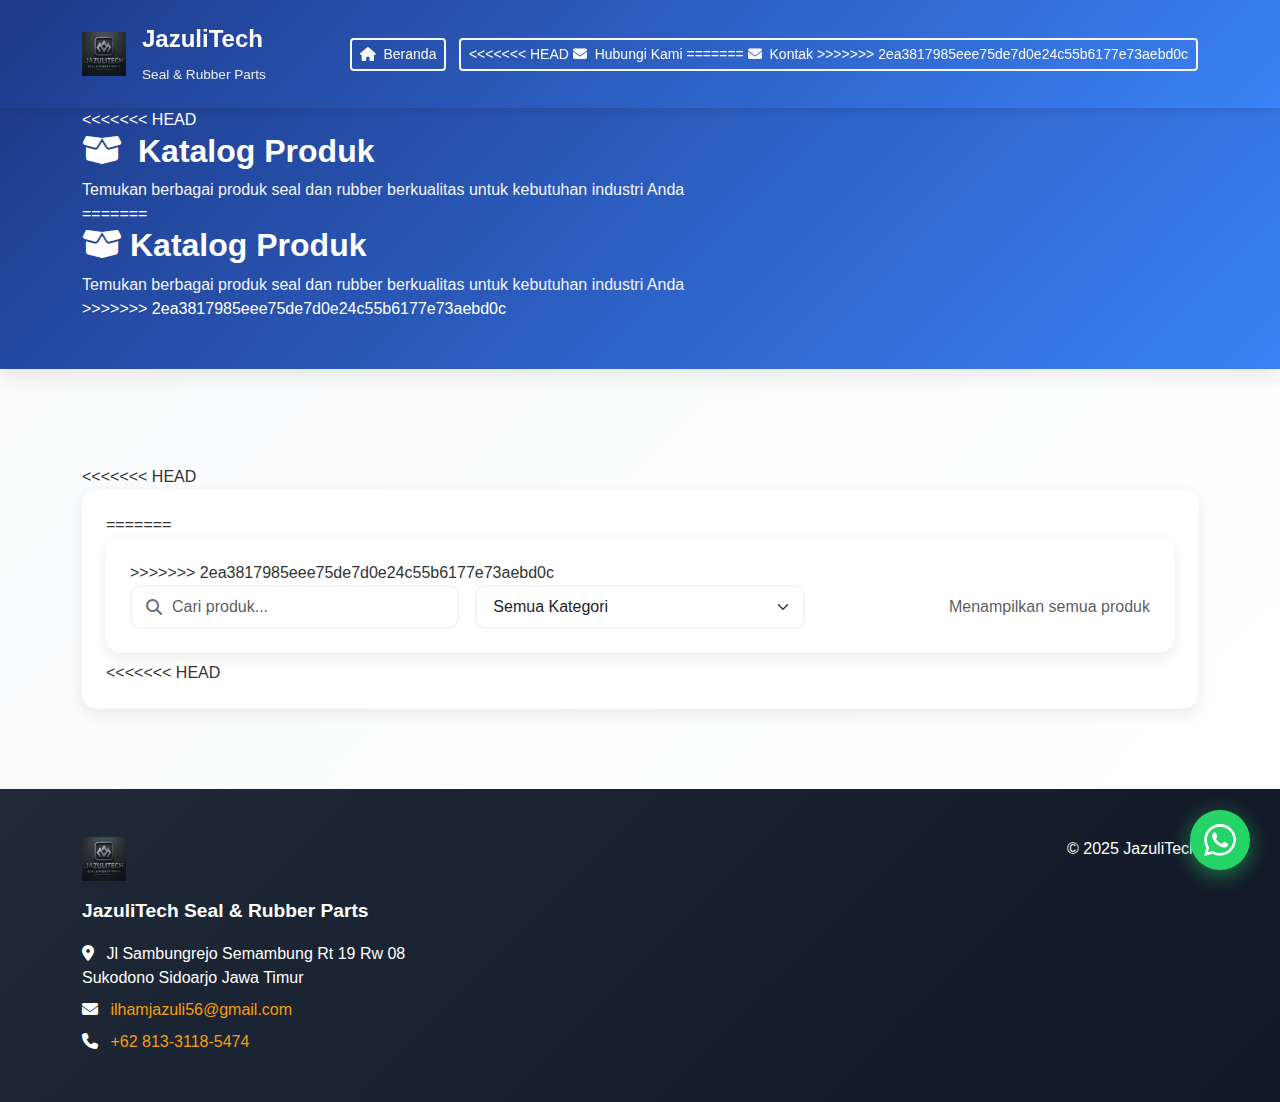
<file: produk.html>
<!doctype html>
<html lang="id">
<head>
<meta charset="utf-8"/>
<meta name="viewport" content="width=device-width,initial-scale=1"/>
<title>Produk - JazuliTech</title>
<link href="https://cdn.jsdelivr.net/npm/bootstrap@5.3.2/dist/css/bootstrap.min.css" rel="stylesheet">
<link rel="stylesheet" href="https://cdnjs.cloudflare.com/ajax/libs/font-awesome/6.4.0/css/all.min.css">
<style>
:root {
  --primary: #1e3a8a;
  --secondary: #3b82f6;
  --accent: #f59e0b;
  --dark: #1f2937;
  --light: #f3f4f6;
}

* {
  margin: 0;
  padding: 0;
  box-sizing: border-box;
}

body {
  font-family: 'Segoe UI', Tahoma, Geneva, Verdana, sans-serif;
  background: linear-gradient(135deg, #f9fafb 0%, #ffffff 100%);
  color: #333;
  min-height: 100vh;
  display: flex;
  flex-direction: column;
}

/* Navbar */
.navbar {
  background: linear-gradient(135deg, var(--primary) 0%, var(--secondary) 100%);
  padding: 1rem 0;
  box-shadow: 0 2px 10px rgba(0,0,0,0.1);
  position: sticky;
  top: 0;
  z-index: 1000;
}

.navbar-brand {
  display: flex;
  align-items: center;
  gap: 1rem;
  text-decoration: none;
}

.navbar-brand img {
  height: 44px;
  transition: transform 0.3s;
}

.navbar-brand:hover img {
  transform: rotate(360deg);
}

.brand-title {
  font-size: 1.5rem;
  font-weight: bold;
  color: white;
}

.brand-sub {
  font-size: 0.85rem;
  color: rgba(255,255,255,0.9);
}

nav .btn {
  transition: all 0.3s;
  border-width: 2px;
}

nav .btn:hover {
  transform: translateY(-2px);
  box-shadow: 0 5px 15px rgba(255,255,255,0.3);
}

/* Main Content */
main {
  flex: 1;
  padding: 3rem 0;
}

.page-header {
  background: linear-gradient(135deg, var(--primary) 0%, var(--secondary) 100%);
  color: white;
  padding: 3rem 0;
  margin: -3rem 0 3rem 0;
  box-shadow: 0 5px 20px rgba(0,0,0,0.1);
}

.page-header h2 {
  font-weight: bold;
  margin-bottom: 0.5rem;
}

.page-header p {
  margin: 0;
  opacity: 0.95;
}

/* Filter Section */
.filter-section {
  background: white;
  padding: 1.5rem;
  border-radius: 15px;
  box-shadow: 0 5px 15px rgba(0,0,0,0.08);
  margin-bottom: 2rem;
}

.filter-section select {
  border: 2px solid var(--light);
  border-radius: 10px;
  padding: 0.5rem 1rem;
  transition: all 0.3s;
}

.filter-section select:focus {
  border-color: var(--secondary);
  box-shadow: 0 0 0 0.2rem rgba(59, 130, 246, 0.25);
}

.search-box {
  position: relative;
}

.search-box input {
  border: 2px solid var(--light);
  border-radius: 10px;
  padding: 0.5rem 1rem 0.5rem 2.5rem;
  transition: all 0.3s;
  width: 100%;
}

.search-box input:focus {
  border-color: var(--secondary);
  box-shadow: 0 0 0 0.2rem rgba(59, 130, 246, 0.25);
  outline: none;
}

.search-box i {
  position: absolute;
  left: 1rem;
  top: 50%;
  transform: translateY(-50%);
  color: #6b7280;
}

/* Product Cards */
.product-card {
  background: white;
<<<<<<< HEAD
  border-radius: 20px;
  overflow: hidden;
  transition: all 0.5s cubic-bezier(0.175, 0.885, 0.32, 1.275);
=======
  border-radius: 15px;
  overflow: hidden;
  transition: all 0.4s;
>>>>>>> 2ea3817985eee75de7d0e24c55b6177e73aebd0c
  box-shadow: 0 5px 15px rgba(0,0,0,0.08);
  height: 100%;
  display: flex;
  flex-direction: column;
<<<<<<< HEAD
  position: relative;
}

.product-card::before {
  content: '';
  position: absolute;
  top: 0;
  left: 0;
  right: 0;
  bottom: 0;
  background: linear-gradient(135deg, rgba(59, 130, 246, 0.1) 0%, rgba(245, 158, 11, 0.1) 100%);
  opacity: 0;
  transition: opacity 0.5s;
  z-index: 1;
}

.product-card:hover::before {
  opacity: 1;
}

.product-card:hover {
  transform: translateY(-15px) scale(1.02);
  box-shadow: 0 20px 40px rgba(59, 130, 246, 0.3);
=======
}

.product-card:hover {
  transform: translateY(-10px);
  box-shadow: 0 15px 30px rgba(0,0,0,0.15);
>>>>>>> 2ea3817985eee75de7d0e24c55b6177e73aebd0c
}

.product-img {
  position: relative;
  overflow: hidden;
  height: 220px;
}

.product-img img {
  width: 100%;
  height: 100%;
  object-fit: cover;
<<<<<<< HEAD
  transition: transform 0.6s ease;
}

.product-card:hover .product-img img {
  transform: scale(1.15) rotate(2deg);
=======
  transition: transform 0.4s;
}

.product-card:hover .product-img img {
  transform: scale(1.15);
>>>>>>> 2ea3817985eee75de7d0e24c55b6177e73aebd0c
}

.product-badge {
  position: absolute;
  top: 15px;
  right: 15px;
  background: var(--accent);
  color: white;
  padding: 0.4rem 0.8rem;
  border-radius: 20px;
  font-size: 0.75rem;
  font-weight: bold;
  text-transform: uppercase;
  z-index: 2;
}

.product-body {
  padding: 1.5rem;
  flex: 1;
  display: flex;
  flex-direction: column;
<<<<<<< HEAD
  position: relative;
  z-index: 2;
=======
>>>>>>> 2ea3817985eee75de7d0e24c55b6177e73aebd0c
}

.product-category {
  color: var(--secondary);
  font-size: 0.85rem;
  font-weight: 600;
  text-transform: uppercase;
  margin-bottom: 0.5rem;
}

.product-title {
  color: var(--primary);
  font-weight: bold;
  font-size: 1.25rem;
  margin-bottom: 0.75rem;
}

.product-desc {
  color: #6b7280;
  font-size: 0.9rem;
  margin-bottom: 1rem;
  flex: 1;
}

.product-features {
  list-style: none;
  padding: 0;
  margin: 0 0 1rem 0;
}

.product-features li {
  font-size: 0.85rem;
  color: #6b7280;
  margin-bottom: 0.5rem;
  padding-left: 1.5rem;
  position: relative;
}

.product-features li::before {
  content: '\f00c';
  font-family: 'Font Awesome 6 Free';
  font-weight: 900;
  position: absolute;
  left: 0;
  color: var(--secondary);
}

.product-actions {
  display: flex;
  gap: 0.5rem;
}

.btn-detail {
  flex: 1;
  background: var(--primary);
  border: none;
  color: white;
  padding: 0.6rem 1rem;
<<<<<<< HEAD
  border-radius: 10px;
=======
  border-radius: 8px;
>>>>>>> 2ea3817985eee75de7d0e24c55b6177e73aebd0c
  font-weight: 600;
  transition: all 0.3s;
  text-decoration: none;
  text-align: center;
}

.btn-detail:hover {
  background: var(--secondary);
  transform: scale(1.05);
  color: white;
<<<<<<< HEAD
  box-shadow: 0 5px 15px rgba(59, 130, 246, 0.4);
=======
>>>>>>> 2ea3817985eee75de7d0e24c55b6177e73aebd0c
}

.btn-quote {
  flex: 1;
  background: white;
  border: 2px solid var(--primary);
  color: var(--primary);
  padding: 0.6rem 1rem;
<<<<<<< HEAD
  border-radius: 10px;
=======
  border-radius: 8px;
>>>>>>> 2ea3817985eee75de7d0e24c55b6177e73aebd0c
  font-weight: 600;
  transition: all 0.3s;
}

.btn-quote:hover {
  background: var(--primary);
  color: white;
}

/* Empty State */
.empty-state {
  text-align: center;
  padding: 4rem 2rem;
}

.empty-state i {
  font-size: 4rem;
  color: #d1d5db;
  margin-bottom: 1rem;
}

.empty-state h4 {
  color: #6b7280;
  margin-bottom: 0.5rem;
}

.empty-state p {
  color: #9ca3af;
}

/* Footer */
footer {
  background: linear-gradient(135deg, var(--dark) 0%, #111827 100%);
  color: white;
  padding: 3rem 0 2rem;
  margin-top: auto;
}

footer a {
  color: var(--accent);
  text-decoration: none;
  transition: color 0.3s;
}

footer a:hover {
  color: #fbbf24;
}

/* WhatsApp Float */
.whatsapp-float {
  position: fixed;
  bottom: 30px;
  right: 30px;
  background: #25d366;
  width: 60px;
  height: 60px;
  border-radius: 50%;
  display: flex;
  align-items: center;
  justify-content: center;
  box-shadow: 0 5px 20px rgba(37, 211, 102, 0.5);
  transition: all 0.3s;
  z-index: 1000;
  animation: bounce 2s infinite;
}

.whatsapp-float:hover {
  transform: scale(1.1);
  box-shadow: 0 8px 25px rgba(37, 211, 102, 0.7);
}

@keyframes bounce {
  0%, 100% { transform: translateY(0); }
  50% { transform: translateY(-10px); }
}

/* Responsive */
@media (max-width: 768px) {
  .page-header {
    padding: 2rem 0;
    margin: -3rem 0 2rem 0;
  }
  
  .filter-section {
    padding: 1rem;
  }
  
  .product-img {
    height: 180px;
  }
}
</style>
</head>
<body>
  <header class="navbar navbar-dark">
    <div class="container">
      <a class="navbar-brand" href="index.html">
        <img src="images/logo.png" alt="JazuliTech Logo">
        <div>
          <div class="brand-title">JazuliTech</div>
          <small class="brand-sub">Seal & Rubber Parts</small>
        </div>
      </a>
      <nav>
        <a class="btn btn-outline-light btn-sm me-2" href="index.html">
          <i class="fas fa-home me-1"></i> Beranda
        </a>
        <a class="btn btn-outline-light btn-sm" href="kontak.html">
<<<<<<< HEAD
          <i class="fas fa-envelope me-1"></i> Hubungi Kami
=======
          <i class="fas fa-envelope me-1"></i> Kontak
>>>>>>> 2ea3817985eee75de7d0e24c55b6177e73aebd0c
        </a>
      </nav>
    </div>
  </header>

  <div class="page-header">
    <div class="container">
<<<<<<< HEAD
      <h2 data-aos="fade-right"><i class="fas fa-box-open me-3"></i>Katalog Produk</h2>
      <p data-aos="fade-left">Temukan berbagai produk seal dan rubber berkualitas untuk kebutuhan industri Anda</p>
=======
      <h2><i class="fas fa-box-open me-2"></i>Katalog Produk</h2>
      <p>Temukan berbagai produk seal dan rubber berkualitas untuk kebutuhan industri Anda</p>
>>>>>>> 2ea3817985eee75de7d0e24c55b6177e73aebd0c
    </div>
  </div>

  <main class="container">
<<<<<<< HEAD
    <div class="filter-section" data-aos="fade-up">
=======
    <div class="filter-section">
>>>>>>> 2ea3817985eee75de7d0e24c55b6177e73aebd0c
      <div class="row g-3 align-items-center">
        <div class="col-md-4">
          <div class="search-box">
            <i class="fas fa-search"></i>
            <input type="text" id="searchBox" class="form-control" placeholder="Cari produk...">
          </div>
        </div>
        <div class="col-md-4">
          <select id="filterCat" class="form-select">
            <option value="all">Semua Kategori</option>
            <option value="seal">Seal Packing</option>
            <option value="oring">O-Ring</option>
            <option value="karet">Karet Seal</option>
            <option value="roll">Roll Rubber</option>
          </select>
        </div>
        <div class="col-md-4 text-end">
          <span class="text-muted" id="productCount">Menampilkan semua produk</span>
        </div>
      </div>
    </div>

    <div id="productGrid" class="row g-4"></div>

<<<<<<< HEAD
    <div id="emptyState" class="empty-state" style="display: none;" data-aos="fade-up">
=======
    <div id="emptyState" class="empty-state" style="display: none;">
>>>>>>> 2ea3817985eee75de7d0e24c55b6177e73aebd0c
      <i class="fas fa-search"></i>
      <h4>Produk Tidak Ditemukan</h4>
      <p>Coba ubah filter atau kata kunci pencarian Anda</p>
    </div>
  </main>

  <footer>
    <div class="container">
      <div class="row">
        <div class="col-md-6 mb-4 mb-md-0">
          <img src="images/logo.png" alt="logo" style="height:44px" class="mb-3">
          <div>
            <strong style="font-size: 1.2rem;">JazuliTech Seal & Rubber Parts</strong>
            <p class="mt-3 mb-2">
              <i class="fas fa-map-marker-alt me-2"></i>
              Jl Sambungrejo Semambung Rt 19 Rw 08<br>
              Sukodono Sidoarjo Jawa Timur
            </p>
            <p class="mb-2">
              <i class="fas fa-envelope me-2"></i>
              <a href="mailto:ilhamjazuli56@gmail.com">ilhamjazuli56@gmail.com</a>
            </p>
            <p>
              <i class="fas fa-phone me-2"></i>
              <a href="tel:+6281331185474">+62 813-3118-5474</a>
            </p>
          </div>
        </div>
        <div class="col-md-6 text-md-end">
          <p class="mb-2">&copy; 2025 JazuliTech</p>
        </div>
      </div>
    </div>
  </footer>

  <a class="whatsapp-float" href="https://wa.me/6281331185474" target="_blank" aria-label="Chat via WhatsApp">
    <svg width="32" height="32" viewBox="0 0 24 24" fill="white" xmlns="http://www.w3.org/2000/svg">
      <path d="M17.472 14.382c-.297-.149-1.758-.867-2.03-.967-.273-.099-.471-.148-.67.15-.197.297-.767.966-.94 1.164-.173.199-.347.223-.644.075-.297-.15-1.255-.463-2.39-1.475-.883-.788-1.48-1.761-1.653-2.059-.173-.297-.018-.458.13-.606.134-.133.298-.347.446-.52.149-.174.198-.298.298-.497.099-.198.05-.371-.025-.52-.075-.149-.669-1.612-.916-2.207-.242-.579-.487-.5-.669-.51-.173-.008-.371-.01-.57-.01-.198 0-.52.074-.792.372-.272.297-1.04 1.016-1.04 2.479 0 1.462 1.065 2.875 1.213 3.074.149.198 2.096 3.2 5.077 4.487.709.306 1.262.489 1.694.625.712.227 1.36.195 1.871.118.571-.085 1.758-.719 2.006-1.413.248-.694.248-1.289.173-1.413-.074-.124-.272-.198-.57-.347m-5.421 7.403h-.004a9.87 9.87 0 01-5.031-1.378l-.361-.214-3.741.982.998-3.648-.235-.374a9.86 9.86 0 01-1.51-5.26c.001-5.45 4.436-9.884 9.888-9.884 2.64 0 5.122 1.03 6.988 2.898a9.825 9.825 0 012.893 6.994c-.003 5.45-4.437 9.884-9.885 9.884m8.413-18.297A11.815 11.815 0 0012.05 0C5.495 0 .16 5.335.157 11.892c0 2.096.547 4.142 1.588 5.945L.057 24l6.305-1.654a11.882 11.882 0 005.683 1.448h.005c6.554 0 11.89-5.335 11.893-11.893a11.821 11.821 0 00-3.48-8.413Z"/>
    </svg>
  </a>

  <script src="https://cdn.jsdelivr.net/npm/bootstrap@5.3.2/dist/js/bootstrap.bundle.min.js"></script>
  <script>
    // Sample product data
    const products = [
      {
        id: 'seal-packing-1',
        name: 'Seal Packing Hidrolik',
        category: 'seal',
        categoryName: 'Seal Packing',
        image: 'images/Seal Packing Hidrolik.jpg',
        description: 'Seal packing berkualitas tinggi untuk mesin hidrolik, tahan minyak dan tekanan tinggi.',
        features: ['Tahan minyak', 'Tekanan tinggi', 'Anti bocor'],
        badge: 'Populer'
      },
      {
        id: 'seal-packing-2',
        name: 'Seal Packing Pneumatik',
        category: 'seal',
        categoryName: 'Seal Packing',
        image: 'images/Seal Packing Pneumatik.avif',
        description: 'Seal packing untuk sistem pneumatik, tahan terhadap udara bertekanan.',
        features: ['Tahan tekanan', 'Fleksibel', 'Awet'],
        badge: ''
      },
      {
        id: 'o-ring-1',
        name: 'O-Ring NBR',
        category: 'oring',
        categoryName: 'O-Ring',
        image: 'images/O-Ring NBR.webp',
        description: 'O-ring NBR berbagai ukuran, cocok untuk aplikasi umum industri.',
        features: ['Berbagai ukuran', 'Material NBR', 'Presisi tinggi'],
        badge: 'Terlaris'
      },
      {
        id: 'o-ring-2',
        name: 'O-Ring Viton',
        category: 'oring',
        categoryName: 'O-Ring',
        image: 'images/O-Ring Viton.jpg',
        description: 'O-ring Viton untuk aplikasi suhu tinggi dan chemical resistance.',
        features: ['Tahan suhu tinggi', 'Chemical resistant', 'Premium quality'],
        badge: 'Premium'
      },
      {
        id: 'karet-seal-1',
        name: 'Karet Seal Custom',
        category: 'karet',
        categoryName: 'Karet Seal',
        image: 'images/Karet Seal Custom.webp',
        description: 'Karet seal custom, dapat dipotong sesuai dimensi kebutuhan Anda.',
        features: ['Custom cutting', 'Berbagai ketebalan', 'Presisi tinggi'],
        badge: 'Custom'
      },
      {
        id: 'karet-seal-2',
        name: 'Karet Seal Sheet',
        category: 'karet',
        categoryName: 'Karet Seal',
        image: 'images/Karet Seal Sheet.webp',
        description: 'Lembaran karet seal untuk berbagai keperluan industri dan manufaktur.',
        features: ['Sheet format', 'Multi purpose', 'Ekonomis'],
        badge: ''
      },
      {
        id: 'roll-rubber-1',
        name: 'Roll Rubber Industrial',
        category: 'roll',
        categoryName: 'Roll Rubber',
        image: 'images/roll_rubber.jpg',
        description: 'Roll rubber untuk keperluan produksi dan packing industri.',
        features: ['Roll besar', 'Tahan lama', 'Multi fungsi'],
        badge: 'Best Seller'
      },
      {
        id: 'roll-rubber-2',
        name: 'Roll Rubber Conveyor',
        category: 'roll',
        categoryName: 'Roll Rubber',
        image: 'images/Roll Rubber Conveyor.jpg',
        description: 'Roll rubber khusus untuk conveyor belt dan sistem transportasi material.',
        features: ['Heavy duty', 'Wear resistant', 'Long lasting'],
        badge: ''
      }
    ];

    let filteredProducts = [...products];

    // Render products
    function renderProducts(productsToRender) {
      const grid = document.getElementById('productGrid');
      const emptyState = document.getElementById('emptyState');
      const countElement = document.getElementById('productCount');

      if (productsToRender.length === 0) {
        grid.innerHTML = '';
        emptyState.style.display = 'block';
        countElement.textContent = 'Tidak ada produk ditemukan';
        return;
      }

      emptyState.style.display = 'none';
      countElement.textContent = `Menampilkan ${productsToRender.length} produk`;

<<<<<<< HEAD
      grid.innerHTML = productsToRender.map((product, index) => `
        <div class="col-lg-3 col-md-4 col-sm-6" data-aos="fade-up" data-aos-delay="${index * 100}">
=======
      grid.innerHTML = productsToRender.map(product => `
        <div class="col-lg-3 col-md-4 col-sm-6">
>>>>>>> 2ea3817985eee75de7d0e24c55b6177e73aebd0c
          <div class="product-card">
            <div class="product-img">
              <img src="${product.image}" alt="${product.name}">
              ${product.badge ? `<span class="product-badge">${product.badge}</span>` : ''}
            </div>
            <div class="product-body">
              <div class="product-category">${product.categoryName}</div>
              <h5 class="product-title">${product.name}</h5>
              <p class="product-desc">${product.description}</p>
              <ul class="product-features">
                ${product.features.map(f => `<li>${f}</li>`).join('')}
              </ul>
              <div class="product-actions">
                <a href="detail.html?id=${product.id}" class="btn-detail">
                  <i class="fas fa-info-circle me-1"></i> Detail
                </a>
                <button class="btn-quote" onclick="openQuote('${product.name}')">
<<<<<<< HEAD
                  <i class="fas fa-comments me-1"></i> Minta Penawaran
=======
                  <i class="fas fa-comments me-1"></i> Pesan
>>>>>>> 2ea3817985eee75de7d0e24c55b6177e73aebd0c
                </button>
              </div>
            </div>
          </div>
        </div>
      `).join('');
    }

    // Filter function
    function filterProducts() {
      const category = document.getElementById('filterCat').value;
      const searchTerm = document.getElementById('searchBox').value.toLowerCase();

      filteredProducts = products.filter(product => {
        const matchCategory = category === 'all' || product.category === category;
        const matchSearch = product.name.toLowerCase().includes(searchTerm) || 
                           product.description.toLowerCase().includes(searchTerm);
        return matchCategory && matchSearch;
      });

      renderProducts(filteredProducts);
    }

    // Event listeners
    document.getElementById('filterCat').addEventListener('change', filterProducts);
    document.getElementById('searchBox').addEventListener('input', filterProducts);

    // Quote function
    function openQuote(productName) {
      const message = `Halo, saya tertarik dengan produk ${productName}. Bisakah saya mendapatkan penawaran harga?`;
      const whatsappUrl = `https://wa.me/6281331185474?text=${encodeURIComponent(message)}`;
      window.open(whatsappUrl, '_blank');
    }

    // Initial render
    renderProducts(products);
  </script>
</body>
</html>
</file>
